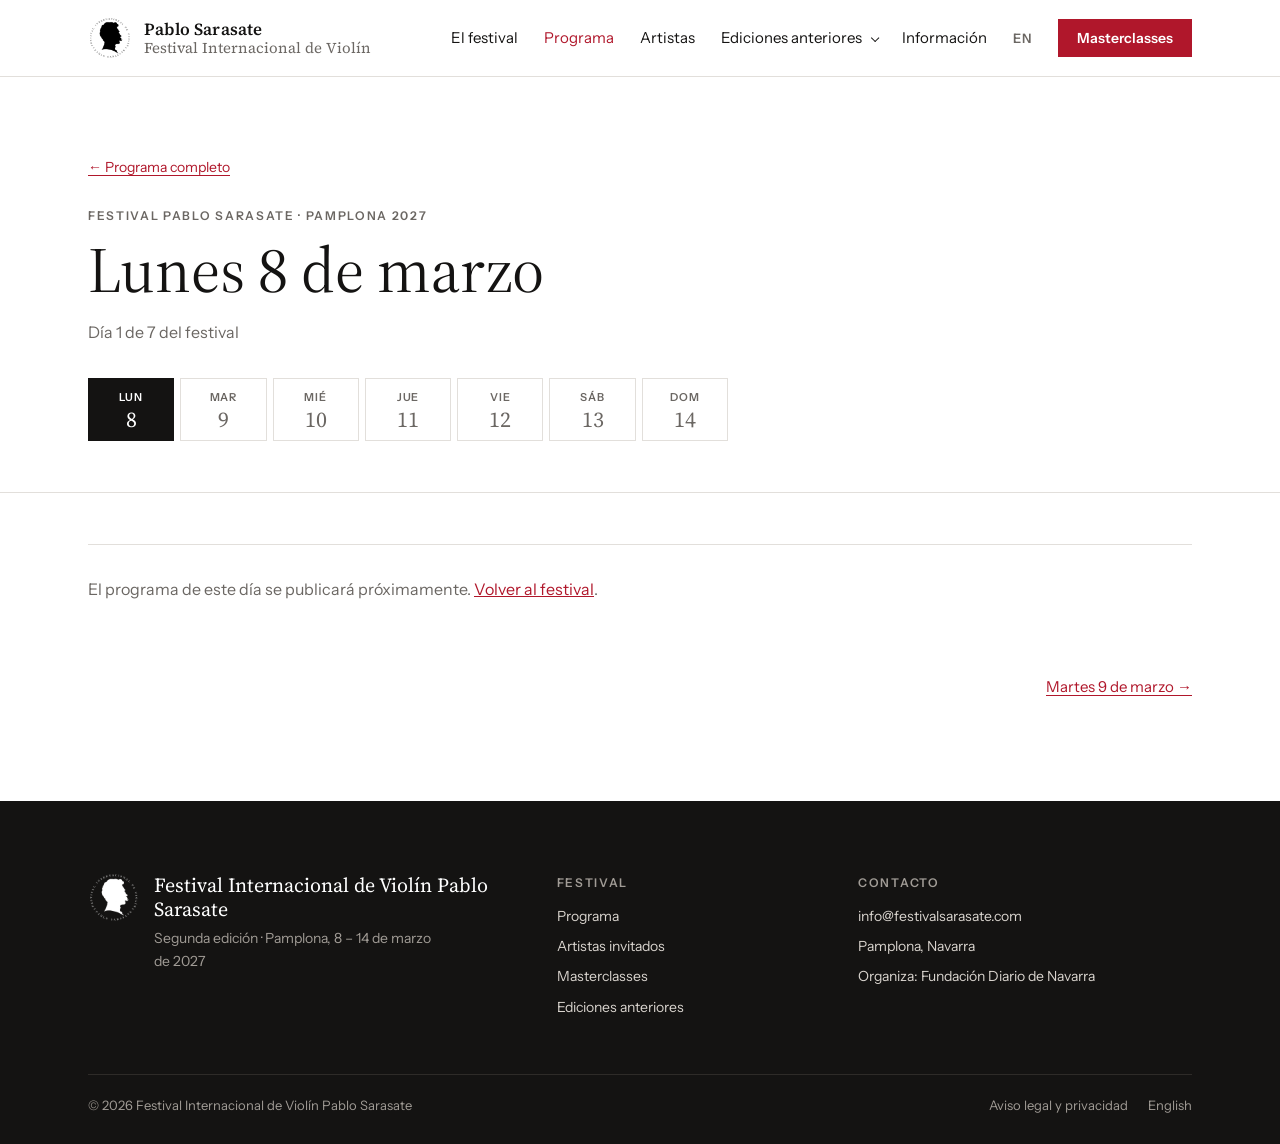
<file: dia.html>
<!DOCTYPE html>
<html lang="es">
<head>
<meta charset="UTF-8">
<meta name="viewport" content="width=device-width, initial-scale=1.0, viewport-fit=cover">
<title>Programa del día · Festival Pablo Sarasate</title>
<meta name="description" content="Programa diario del Festival Internacional de Violín Pablo Sarasate, Pamplona, 8 – 14 de marzo de 2027.">
<meta name="theme-color" content="#141312">
<link rel="icon" href="favicon.png" type="image/png">
<link rel="apple-touch-icon" href="apple-touch-icon.png">
<meta property="og:type" content="website">
<meta property="og:site_name" content="Festival Internacional de Violín Pablo Sarasate">
<meta property="og:title" content="Programa del día · Festival Pablo Sarasate">
<meta property="og:description" content="Programa diario del Festival Internacional de Violín Pablo Sarasate, Pamplona, 8 – 14 de marzo de 2027.">
<meta property="og:image" content="og-image.jpg">
<meta property="og:image:width" content="1200">
<meta property="og:image:height" content="630">
<meta property="og:locale" content="es_ES">
<meta name="twitter:card" content="summary_large_image">
<link rel="preload" href="fonts/source-serif-4-latin-opsz-normal.woff2" as="font" type="font/woff2" crossorigin>
<link rel="preload" href="fonts/instrument-sans-latin-400-normal.woff2" as="font" type="font/woff2" crossorigin>
<link rel="stylesheet" href="style.css">
</head>
<body>
<a class="skip" href="#main">Saltar al contenido</a>
<header class="nav">
  <div class="wrap">
    <a class="brand" href="index.html" aria-label="Festival Internacional de Violín Pablo Sarasate, inicio">
      <img src="logo.png" alt="" width="44" height="42">
      <span><b>Pablo Sarasate</b>Festival Internacional de Violín</span>
    </a>
    <button class="burger" id="burger" aria-label="Abrir menú" aria-expanded="false" aria-controls="menu"><span></span><span></span><span></span></button>
    <ul class="menu" id="menu">
      <li><a href="index.html#festival">El festival</a></li>
      <li><a href="index.html#programa" aria-current="page">Programa</a></li>
      <li><a href="index.html#artistas">Artistas</a></li>
      <li class="has-sub">
        <button id="subbtn" aria-expanded="false" aria-controls="submenu">Ediciones anteriores</button>
        <ul class="sub" id="submenu" hidden>
          <li><a href="edicionesanteriores.html">Todas las ediciones</a></li>
          <li><span class="label">Artistas invitados</span></li>
          <li><a href="edicionesanteriores.html#jiyoon-lee">Jiyoon Lee</a></li>
          <li><a href="edicionesanteriores.html#marlene-ito">Marlene Ito</a></li>
        </ul>
      </li>
      <li><a href="index.html#informacion">Información</a></li>
      <li class="lang"><a href="en/day.html" hreflang="en" lang="en" aria-label="English version" data-keep-hash>EN</a></li>
      <li><a class="btn" href="inscripcion.html">Masterclasses</a></li>
    </ul>
  </div>
</header>

<main id="main">
  <div class="page-head">
    <div class="wrap">
      <a class="back" href="index.html#programa">← Programa completo</a>
      <div class="label">Festival Pablo Sarasate · Pamplona 2027</div>
      <h1 id="dTitle">Programa del día</h1>
      <p id="dSub"></p>
      <nav class="daystrip" id="strip" aria-label="Días del festival"></nav>
    </div>
  </div>
  <section class="day-events">
    <div class="wrap">
      <p class="demo-note" id="demoNote" hidden>Vista de prueba con eventos de ejemplo (?demo). El público no ve estos eventos.</p>
      <ol class="events" id="events"></ol>
      <nav class="daynav" id="daynav" aria-label="Día anterior y siguiente"></nav>
    </div>
  </section>
</main>

<footer>
  <div class="wrap">
    <div class="foot-grid">
      <div class="foot-brand">
        <img src="logo.png" alt="" width="52" height="49">
        <div><b>Festival Internacional de Violín Pablo Sarasate</b><p>Segunda edición · Pamplona, 8 – 14 de marzo de 2027</p></div>
      </div>
      <div>
        <span class="label">Festival</span>
        <ul>
          <li><a href="index.html#programa">Programa</a></li>
          <li><a href="index.html#artistas">Artistas invitados</a></li>
          <li><a href="inscripcion.html">Masterclasses</a></li>
          <li><a href="edicionesanteriores.html">Ediciones anteriores</a></li>
        </ul>
      </div>
      <div>
        <span class="label">Contacto</span>
        <ul>
          <li><a href="mailto:info@festivalsarasate.com">info@festivalsarasate.com</a></li>
          <li>Pamplona, Navarra</li>
          <li>Organiza: Fundación Diario de Navarra</li>
        </ul>
      </div>
    </div>
    <div class="foot-bottom">
      <span>© 2026 Festival Internacional de Violín Pablo Sarasate</span>
      <nav aria-label="Legal"><a href="legal.html">Aviso legal y privacidad</a><a href="en/day.html" hreflang="en" lang="en" data-keep-hash>English</a></nav>
    </div>
  </div>
</footer>
<script src="vendor/papaparse.min.js"></script>
<script src="programa.js"></script>
<script>
const P = Programa, t = P.t;
let EVENTS = [], STATUS = 'pending';

function currentKey(){
  const k = decodeURIComponent(location.hash.replace('#',''));
  return P.days.some(d => P.iso(d) === k) ? k : P.iso(P.days[0]);
}

function render(){
  const key = currentKey(), idx = P.days.findIndex(d => P.iso(d) === key), d = P.days[idx];
  const evs = P.forDay(EVENTS, key);
  document.title = `${P.longDate(d)} · ${t.title}`;
  document.getElementById('dTitle').textContent = P.longDate(d);
  document.getElementById('dSub').textContent = (evs.length ? `${evs.length} ${evs.length === 1 ? t.event : t.events} · ` : '') + t.dayOf(idx+1, P.days.length);
  const q = STATUS === 'demo' ? '?demo' : '';

  document.getElementById('strip').innerHTML = P.days.map(x => {
    const k = P.iso(x), n = P.forDay(EVENTS, k).length;
    return `<a href="${q}#${k}"${k === key ? ' aria-current="page"' : ''} class="${n ? '' : 'is-empty'}"><span>${P.DOW[x.getDay()]}</span><b>${x.getDate()}</b></a>`;
  }).join('');

  document.getElementById('events').innerHTML = evs.length ? evs.map(e => `<li class="ev">
      <div class="d"><b>${P.esc(e.hora)}</b></div>
      <div class="info">
        ${e.tipo ? `<div class="tipo">${P.esc(e.tipo)}</div>` : ''}
        <h2>${P.esc(e.titulo)}</h2>
        ${e.artistas ? `<p class="who">${P.esc(e.artistas)}</p>` : ''}
        ${e.lugar ? `<p class="where">${P.esc(e.lugar)}</p>` : ''}
        ${e.descripcion ? `<p class="desc">${P.esc(e.descripcion)}</p>` : ''}
      </div>
      <div class="buy">${e.precio ? `<span class="price">${P.esc(e.precio)}</span>` : ''}${e.entradas ? `<a class="btn" href="${P.esc(e.entradas)}" target="_blank" rel="noopener">${t.tickets}</a>` : ''}</div>
    </li>`).join('')
    : (STATUS === 'pending'
        ? `<li class="empty">${t.pendingDay} <a href="index.html#programa">${t.backProgram}</a>.</li>`
        : `<li class="empty">${t.emptyDay} <a href="index.html#programa">${t.seeRest}</a>.</li>`);

  const prev = P.days[idx-1], next = P.days[idx+1];
  document.getElementById('daynav').innerHTML =
    (prev ? `<a href="${q}#${P.iso(prev)}">← ${P.longDate(prev)}</a>` : '<span></span>') +
    (next ? `<a href="${q}#${P.iso(next)}">${P.longDate(next)} →</a>` : '<span></span>');
}

window.addEventListener('hashchange', () => { render(); window.scrollTo({top: 0}); });
render();
P.load((events, status) => { EVENTS = events; STATUS = status; document.getElementById('demoNote').hidden = status !== 'demo'; render(); });
</script>
</body>
</html>
</file>
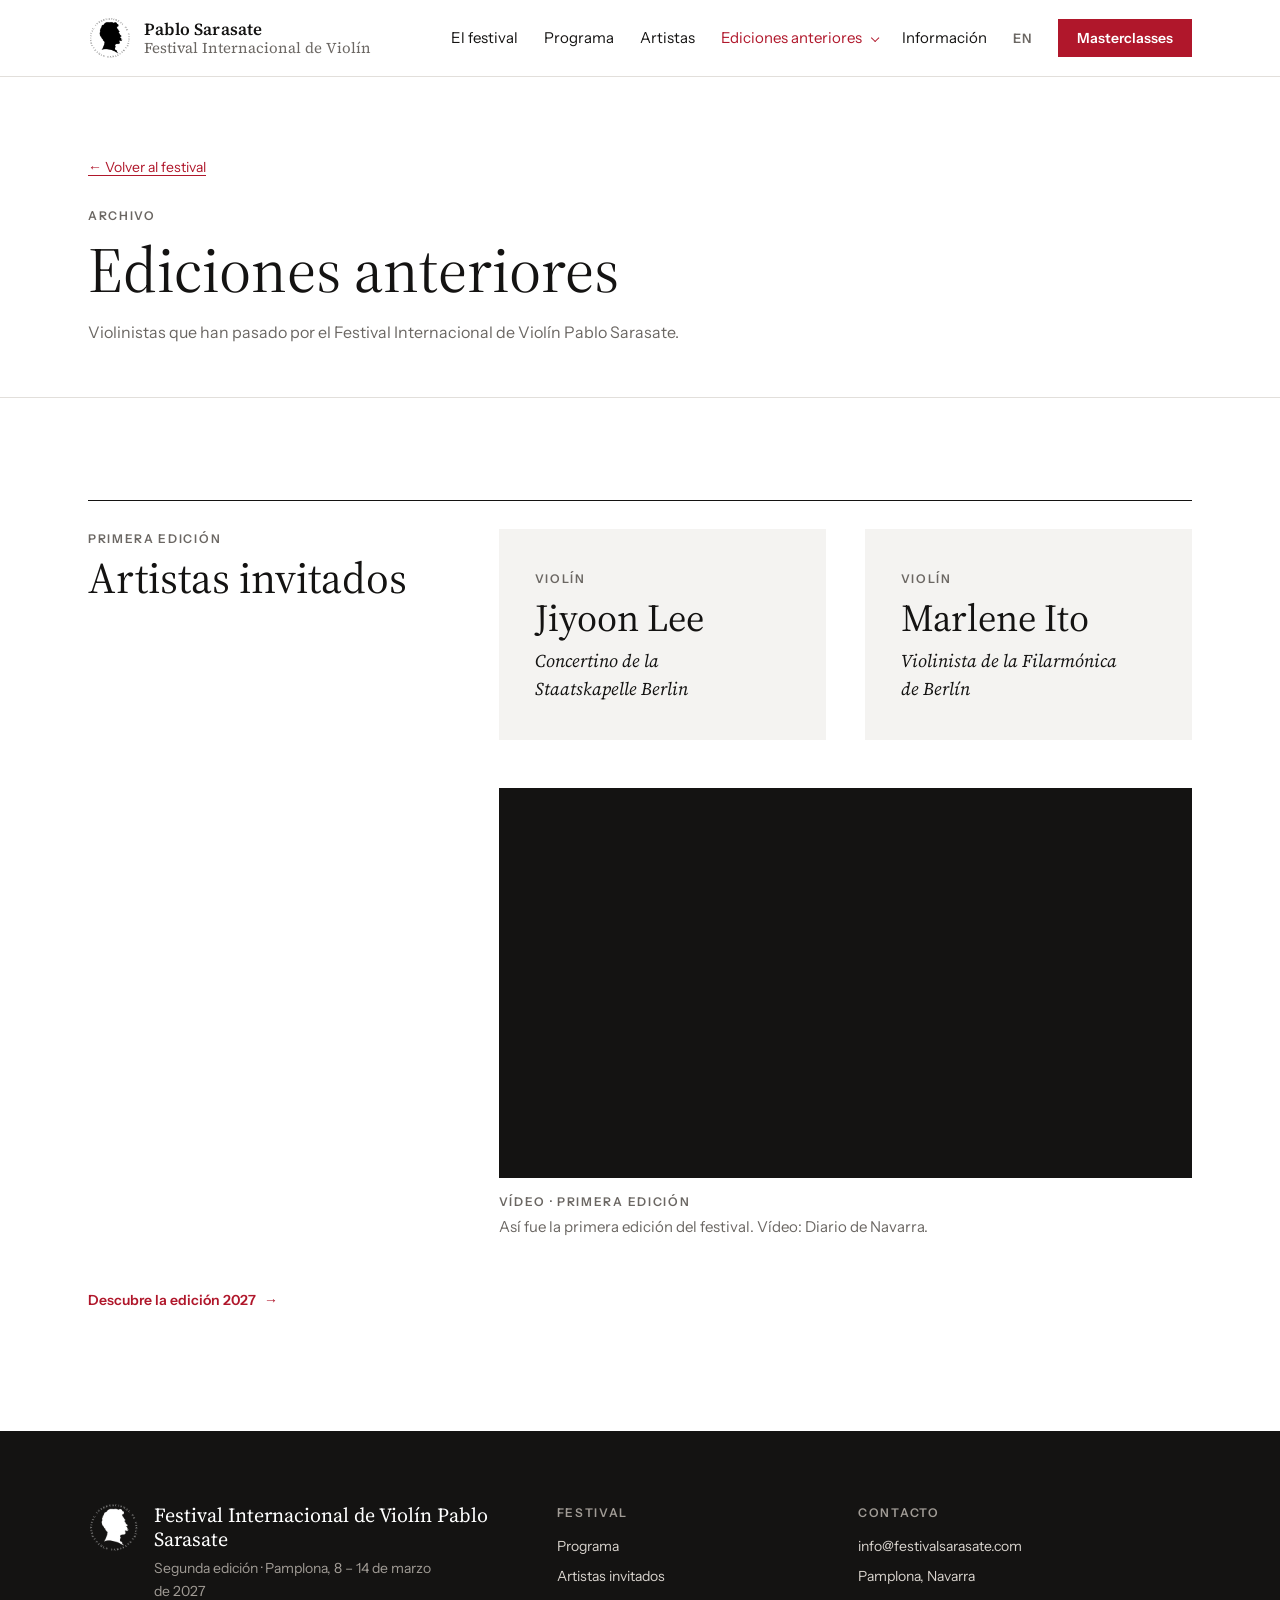
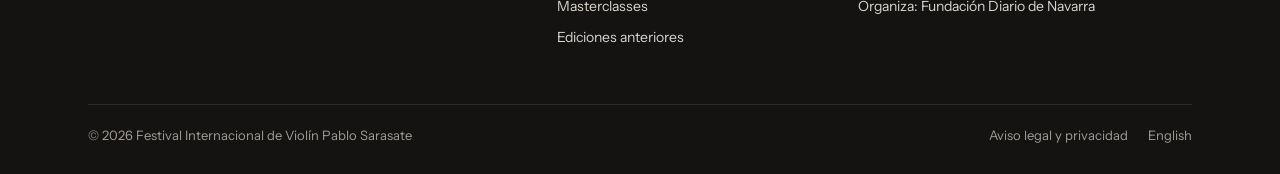
<file: edicionesanteriores.html>
<!DOCTYPE html>
<html lang="es">
<head>
<meta charset="UTF-8">
<meta name="viewport" content="width=device-width, initial-scale=1.0, viewport-fit=cover">
<title>Ediciones anteriores · Festival Pablo Sarasate</title>
<meta name="description" content="Artistas invitados de ediciones anteriores del Festival Internacional de Violín Pablo Sarasate.">
<meta name="theme-color" content="#141312">
<link rel="icon" href="favicon.png" type="image/png">
<link rel="apple-touch-icon" href="apple-touch-icon.png">
<meta property="og:type" content="website">
<meta property="og:site_name" content="Festival Internacional de Violín Pablo Sarasate">
<meta property="og:title" content="Ediciones anteriores · Festival Pablo Sarasate">
<meta property="og:description" content="Artistas invitados de ediciones anteriores del Festival Internacional de Violín Pablo Sarasate.">
<meta property="og:image" content="og-image.jpg">
<meta property="og:image:width" content="1200">
<meta property="og:image:height" content="630">
<meta property="og:locale" content="es_ES">
<meta name="twitter:card" content="summary_large_image">
<link rel="preload" href="fonts/source-serif-4-latin-opsz-normal.woff2" as="font" type="font/woff2" crossorigin>
<link rel="preload" href="fonts/instrument-sans-latin-400-normal.woff2" as="font" type="font/woff2" crossorigin>
<link rel="stylesheet" href="style.css">
</head>
<body>
<a class="skip" href="#main">Saltar al contenido</a>
<header class="nav">
  <div class="wrap">
    <a class="brand" href="index.html" aria-label="Festival Internacional de Violín Pablo Sarasate, inicio">
      <img src="logo.png" alt="" width="44" height="42">
      <span><b>Pablo Sarasate</b>Festival Internacional de Violín</span>
    </a>
    <button class="burger" id="burger" aria-label="Abrir menú" aria-expanded="false" aria-controls="menu"><span></span><span></span><span></span></button>
    <ul class="menu" id="menu">
      <li><a href="index.html#festival">El festival</a></li>
      <li><a href="index.html#programa">Programa</a></li>
      <li><a href="index.html#artistas">Artistas</a></li>
      <li class="has-sub">
        <button id="subbtn" aria-expanded="false" aria-controls="submenu" aria-current="page">Ediciones anteriores</button>
        <ul class="sub" id="submenu" hidden>
          <li><a href="edicionesanteriores.html">Todas las ediciones</a></li>
          <li><span class="label">Artistas invitados</span></li>
          <li><a href="edicionesanteriores.html#jiyoon-lee">Jiyoon Lee</a></li>
          <li><a href="edicionesanteriores.html#marlene-ito">Marlene Ito</a></li>
        </ul>
      </li>
      <li><a href="index.html#informacion">Información</a></li>
      <li class="lang"><a href="en/past-editions.html" hreflang="en" lang="en" aria-label="English version">EN</a></li>
      <li><a class="btn" href="inscripcion.html">Masterclasses</a></li>
    </ul>
  </div>
</header>

<main id="main">
  <div class="page-head">
    <div class="wrap">
      <a class="back" href="index.html">← Volver al festival</a>
      <div class="label">Archivo</div>
      <h1>Ediciones anteriores</h1>
      <p>Violinistas que han pasado por el Festival Internacional de Violín Pablo Sarasate.</p>
    </div>
  </div>
  <section>
    <div class="wrap">
      <div class="edition">
        <div><div class="label">Primera edición</div><h2>Artistas invitados</h2></div>
        <div class="edition-body">
          <div class="past">
            <article id="jiyoon-lee">
              <span class="label">Violín</span>
              <h3>Jiyoon Lee</h3>
              <p class="role">Concertino de la Staatskapelle Berlin</p>
            </article>
            <article id="marlene-ito">
              <span class="label">Violín</span>
              <h3>Marlene Ito</h3>
              <p class="role">Violinista de la Filarmónica de Berlín</p>
            </article>
          </div>
          <figure class="video" id="video-primera-edicion">
            <div class="video-frame">
              <iframe src="https://www.youtube-nocookie.com/embed/T149DS2U-1I" title="Vídeo de la primera edición del Festival Internacional de Violín Pablo Sarasate" loading="lazy" allow="accelerometer; clipboard-write; encrypted-media; gyroscope; picture-in-picture; web-share" referrerpolicy="strict-origin-when-cross-origin" allowfullscreen></iframe>
            </div>
            <figcaption><span class="label">Vídeo · Primera edición</span>Así fue la primera edición del festival. Vídeo: Diario de Navarra.</figcaption>
          </figure>
        </div>
      </div>
      <p style="margin-top:48px"><a class="link" href="index.html">Descubre la edición 2027 <span aria-hidden="true">→</span></a></p>
    </div>
  </section>
</main>

<footer>
  <div class="wrap">
    <div class="foot-grid">
      <div class="foot-brand">
        <img src="logo.png" alt="" width="52" height="49">
        <div><b>Festival Internacional de Violín Pablo Sarasate</b><p>Segunda edición · Pamplona, 8 – 14 de marzo de 2027</p></div>
      </div>
      <div>
        <span class="label">Festival</span>
        <ul>
          <li><a href="index.html#programa">Programa</a></li>
          <li><a href="index.html#artistas">Artistas invitados</a></li>
          <li><a href="inscripcion.html">Masterclasses</a></li>
          <li><a href="edicionesanteriores.html">Ediciones anteriores</a></li>
        </ul>
      </div>
      <div>
        <span class="label">Contacto</span>
        <ul>
          <li><a href="mailto:info@festivalsarasate.com">info@festivalsarasate.com</a></li>
          <li>Pamplona, Navarra</li>
          <li>Organiza: Fundación Diario de Navarra</li>
        </ul>
      </div>
    </div>
    <div class="foot-bottom">
      <span>© 2026 Festival Internacional de Violín Pablo Sarasate</span>
      <nav aria-label="Legal"><a href="legal.html">Aviso legal y privacidad</a><a href="en/past-editions.html" hreflang="en" lang="en">English</a></nav>
    </div>
  </div>
</footer>
<script src="programa.js"></script>
</body>
</html>
</file>
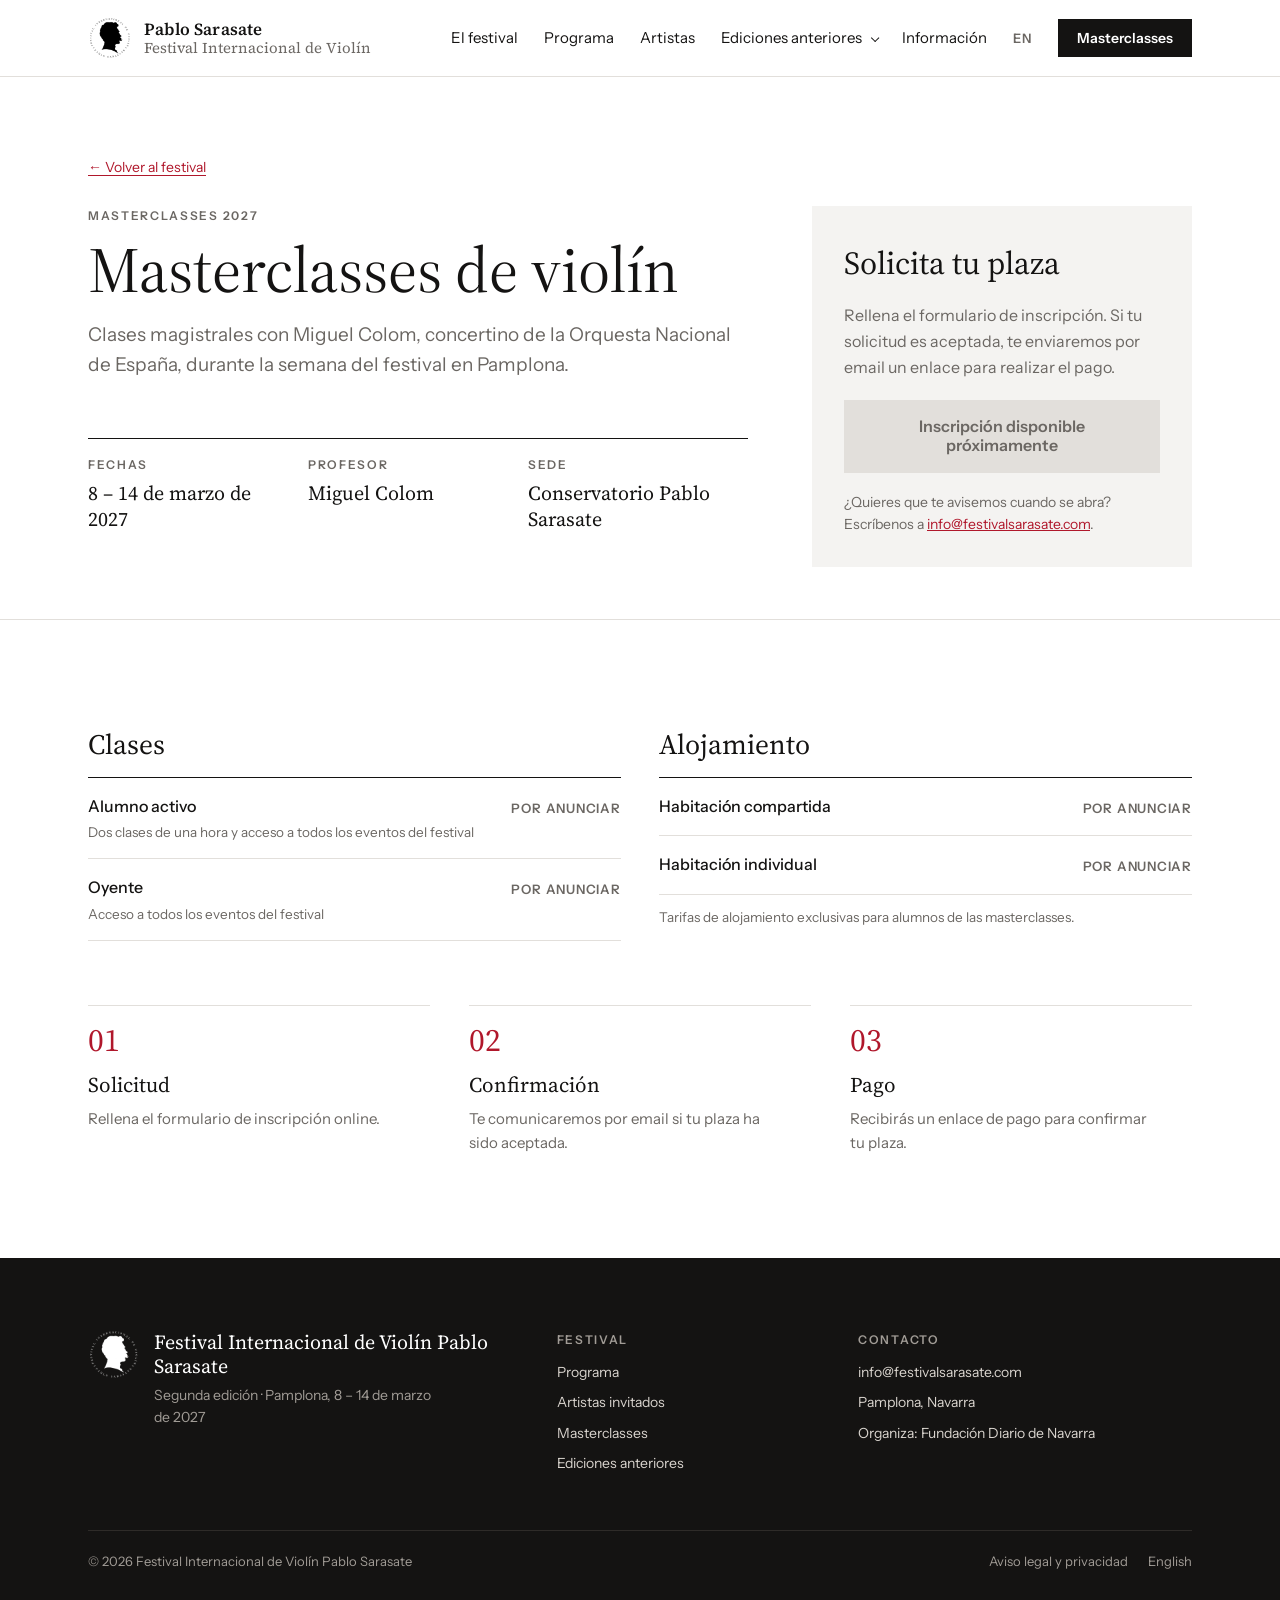
<file: inscripcion.html>
<!DOCTYPE html>
<html lang="es">
<head>
<meta charset="UTF-8">
<meta name="viewport" content="width=device-width, initial-scale=1.0, viewport-fit=cover">
<title>Masterclasses de violín 2027 · Festival Pablo Sarasate</title>
<meta name="description" content="Masterclasses de violín con Miguel Colom en el Festival Pablo Sarasate 2027, Pamplona: precios, alojamiento e inscripción.">
<meta name="theme-color" content="#141312">
<link rel="icon" href="favicon.png" type="image/png">
<link rel="apple-touch-icon" href="apple-touch-icon.png">
<meta property="og:type" content="website">
<meta property="og:site_name" content="Festival Internacional de Violín Pablo Sarasate">
<meta property="og:title" content="Masterclasses de violín 2027 · Festival Pablo Sarasate">
<meta property="og:description" content="Masterclasses de violín con Miguel Colom en el Festival Pablo Sarasate 2027, Pamplona: precios, alojamiento e inscripción.">
<meta property="og:image" content="og-image.jpg">
<meta property="og:image:width" content="1200">
<meta property="og:image:height" content="630">
<meta property="og:locale" content="es_ES">
<meta name="twitter:card" content="summary_large_image">
<link rel="preload" href="fonts/source-serif-4-latin-opsz-normal.woff2" as="font" type="font/woff2" crossorigin>
<link rel="preload" href="fonts/instrument-sans-latin-400-normal.woff2" as="font" type="font/woff2" crossorigin>
<link rel="stylesheet" href="style.css">
</head>
<body>
<a class="skip" href="#main">Saltar al contenido</a>
<header class="nav">
  <div class="wrap">
    <a class="brand" href="index.html" aria-label="Festival Internacional de Violín Pablo Sarasate, inicio">
      <img src="logo.png" alt="" width="44" height="42">
      <span><b>Pablo Sarasate</b>Festival Internacional de Violín</span>
    </a>
    <button class="burger" id="burger" aria-label="Abrir menú" aria-expanded="false" aria-controls="menu"><span></span><span></span><span></span></button>
    <ul class="menu" id="menu">
      <li><a href="index.html#festival">El festival</a></li>
      <li><a href="index.html#programa">Programa</a></li>
      <li><a href="index.html#artistas">Artistas</a></li>
      <li class="has-sub">
        <button id="subbtn" aria-expanded="false" aria-controls="submenu">Ediciones anteriores</button>
        <ul class="sub" id="submenu" hidden>
          <li><a href="edicionesanteriores.html">Todas las ediciones</a></li>
          <li><span class="label">Artistas invitados</span></li>
          <li><a href="edicionesanteriores.html#jiyoon-lee">Jiyoon Lee</a></li>
          <li><a href="edicionesanteriores.html#marlene-ito">Marlene Ito</a></li>
        </ul>
      </li>
      <li><a href="index.html#informacion">Información</a></li>
      <li class="lang"><a href="en/masterclasses.html" hreflang="en" lang="en" aria-label="English version">EN</a></li>
      <li><a class="btn" href="inscripcion.html" aria-current="page">Masterclasses</a></li>
    </ul>
  </div>
</header>

<main id="main">
  <div class="page-head">
    <div class="wrap">
      <a class="back" href="index.html">← Volver al festival</a>
      <div class="head-grid">
        <div class="head-intro">
          <div class="label">Masterclasses 2027</div>
          <h1>Masterclasses de violín</h1>
          <p class="lead">Clases magistrales con Miguel Colom, concertino de la Orquesta Nacional de España, durante la semana del festival en Pamplona.</p>
        </div>
        <aside class="signup">
          <h2>Solicita tu plaza</h2>
          <p>Rellena el formulario de inscripción. Si tu solicitud es aceptada, te enviaremos por email un enlace para realizar el pago.</p>
          <a class="btn btn-lg" id="formBtn" href="#" target="_blank" rel="noopener" data-off="Inscripción disponible próximamente">Ir al formulario de inscripción <span aria-hidden="true">→</span></a>
          <p class="small" id="formHint" hidden>¿Quieres que te avisemos cuando se abra? Escríbenos a <a href="mailto:info@festivalsarasate.com?subject=Masterclasses%202027">info@festivalsarasate.com</a>.</p>
        </aside>
        <dl class="keyfacts">
          <div><dt>Fechas</dt><dd>8 – 14 de marzo de 2027</dd></div>
          <div><dt>Profesor</dt><dd>Miguel Colom</dd></div>
          <div><dt>Sede</dt><dd>Conservatorio Pablo Sarasate</dd></div>
        </dl>
      </div>
    </div>
  </div>

  <section>
    <div class="wrap">
      <div class="reg-main">
        <div>
          <!-- ============================================================
               PRECIOS · cuando estén fijados, sustituye
               <dd class="tba">Por anunciar</dd>   por   <dd>250 €</dd>
               (alojamiento:  <dd>40 € <small>/ noche</small></dd>)
               ============================================================ -->
          <div class="prices">
            <div class="pricelist">
              <h2>Clases</h2>
              <dl>
                <div><dt>Alumno activo<span class="inc">Dos clases de una hora y acceso a todos los eventos del festival</span></dt><dd class="tba">Por anunciar</dd></div>
                <div><dt>Oyente<span class="inc">Acceso a todos los eventos del festival</span></dt><dd class="tba">Por anunciar</dd></div>
              </dl>
            </div>
            <div class="pricelist">
              <h2>Alojamiento</h2>
              <dl>
                <div><dt>Habitación compartida</dt><dd class="tba">Por anunciar</dd></div>
                <div><dt>Habitación individual</dt><dd class="tba">Por anunciar</dd></div>
              </dl>
              <p class="note">Tarifas de alojamiento exclusivas para alumnos de las masterclasses.</p>
            </div>
          </div>

          <ol class="steps" aria-label="Cómo funciona la inscripción">
            <li><h3>Solicitud</h3><p>Rellena el formulario de inscripción online.</p></li>
            <li><h3>Confirmación</h3><p>Te comunicaremos por email si tu plaza ha sido aceptada.</p></li>
            <li><h3>Pago</h3><p>Recibirás un enlace de pago para confirmar tu plaza.</p></li>
          </ol>
        </div>

      </div>
    </div>
  </section>
</main>

<footer>
  <div class="wrap">
    <div class="foot-grid">
      <div class="foot-brand">
        <img src="logo.png" alt="" width="52" height="49">
        <div><b>Festival Internacional de Violín Pablo Sarasate</b><p>Segunda edición · Pamplona, 8 – 14 de marzo de 2027</p></div>
      </div>
      <div>
        <span class="label">Festival</span>
        <ul>
          <li><a href="index.html#programa">Programa</a></li>
          <li><a href="index.html#artistas">Artistas invitados</a></li>
          <li><a href="inscripcion.html">Masterclasses</a></li>
          <li><a href="edicionesanteriores.html">Ediciones anteriores</a></li>
        </ul>
      </div>
      <div>
        <span class="label">Contacto</span>
        <ul>
          <li><a href="mailto:info@festivalsarasate.com">info@festivalsarasate.com</a></li>
          <li>Pamplona, Navarra</li>
          <li>Organiza: Fundación Diario de Navarra</li>
        </ul>
      </div>
    </div>
    <div class="foot-bottom">
      <span>© 2026 Festival Internacional de Violín Pablo Sarasate</span>
      <nav aria-label="Legal"><a href="legal.html">Aviso legal y privacidad</a><a href="en/masterclasses.html" hreflang="en" lang="en">English</a></nav>
    </div>
  </div>
</footer>
<script src="programa.js"></script>
</body>
</html>
</file>
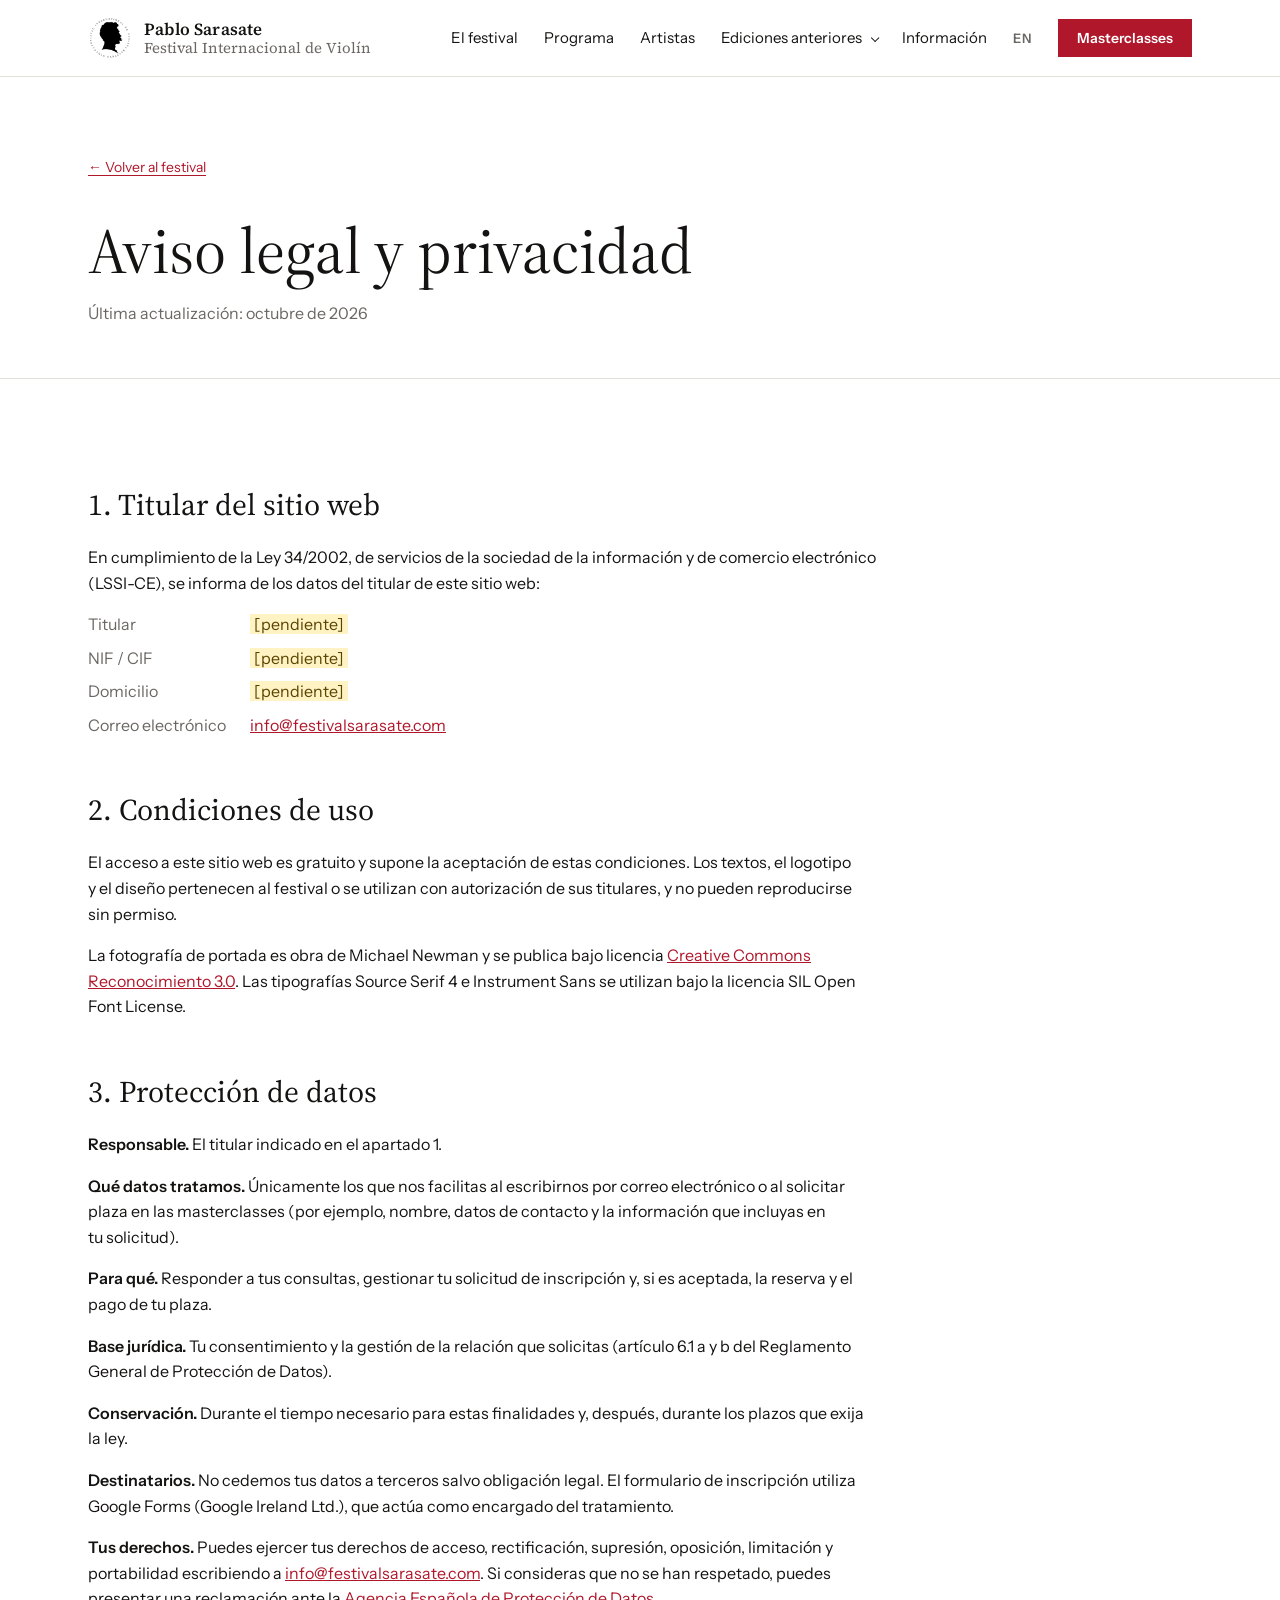
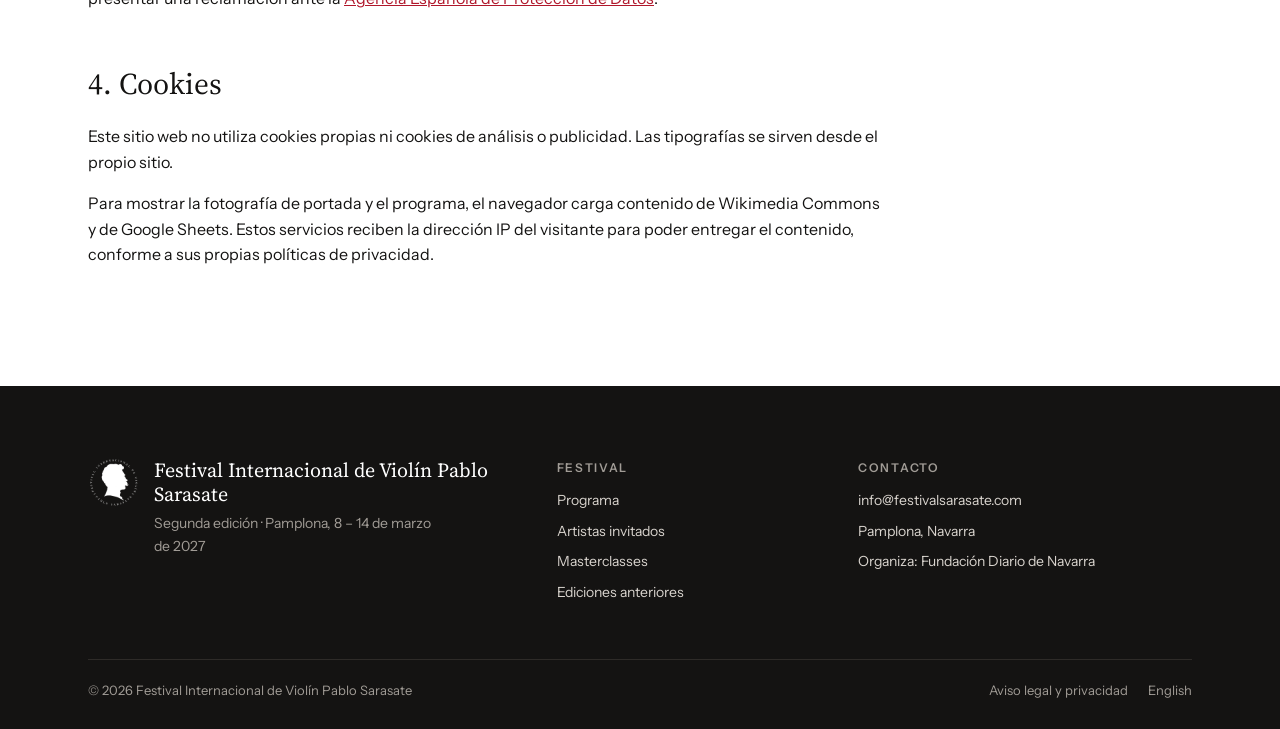
<file: legal.html>
<!DOCTYPE html>
<html lang="es">
<head>
<meta charset="UTF-8">
<meta name="viewport" content="width=device-width, initial-scale=1.0, viewport-fit=cover">
<title>Aviso legal y privacidad · Festival Pablo Sarasate</title>
<meta name="description" content="Aviso legal, política de privacidad y política de cookies del Festival Internacional de Violín Pablo Sarasate.">
<meta name="theme-color" content="#141312">
<link rel="icon" href="favicon.png" type="image/png">
<link rel="apple-touch-icon" href="apple-touch-icon.png">
<meta property="og:type" content="website">
<meta property="og:site_name" content="Festival Internacional de Violín Pablo Sarasate">
<meta property="og:title" content="Aviso legal y privacidad · Festival Pablo Sarasate">
<meta property="og:description" content="Aviso legal, política de privacidad y política de cookies del Festival Internacional de Violín Pablo Sarasate.">
<meta property="og:image" content="og-image.jpg">
<meta property="og:image:width" content="1200">
<meta property="og:image:height" content="630">
<meta property="og:locale" content="es_ES">
<meta name="twitter:card" content="summary_large_image">
<link rel="preload" href="fonts/source-serif-4-latin-opsz-normal.woff2" as="font" type="font/woff2" crossorigin>
<link rel="preload" href="fonts/instrument-sans-latin-400-normal.woff2" as="font" type="font/woff2" crossorigin>
<link rel="stylesheet" href="style.css">
</head>
<body>
<a class="skip" href="#main">Saltar al contenido</a>
<header class="nav">
  <div class="wrap">
    <a class="brand" href="index.html" aria-label="Festival Internacional de Violín Pablo Sarasate, inicio">
      <img src="logo.png" alt="" width="44" height="42">
      <span><b>Pablo Sarasate</b>Festival Internacional de Violín</span>
    </a>
    <button class="burger" id="burger" aria-label="Abrir menú" aria-expanded="false" aria-controls="menu"><span></span><span></span><span></span></button>
    <ul class="menu" id="menu">
      <li><a href="index.html#festival">El festival</a></li>
      <li><a href="index.html#programa">Programa</a></li>
      <li><a href="index.html#artistas">Artistas</a></li>
      <li class="has-sub">
        <button id="subbtn" aria-expanded="false" aria-controls="submenu">Ediciones anteriores</button>
        <ul class="sub" id="submenu" hidden>
          <li><a href="edicionesanteriores.html">Todas las ediciones</a></li>
          <li><span class="label">Artistas invitados</span></li>
          <li><a href="edicionesanteriores.html#jiyoon-lee">Jiyoon Lee</a></li>
          <li><a href="edicionesanteriores.html#marlene-ito">Marlene Ito</a></li>
        </ul>
      </li>
      <li><a href="index.html#informacion">Información</a></li>
      <li class="lang"><a href="en/legal.html" hreflang="en" lang="en" aria-label="English version">EN</a></li>
      <li><a class="btn" href="inscripcion.html">Masterclasses</a></li>
    </ul>
  </div>
</header>

<main id="main">
  <div class="page-head">
    <div class="wrap">
      <a class="back" href="index.html">← Volver al festival</a>
      <h1>Aviso legal y privacidad</h1>
      <p>Última actualización: octubre de 2026</p>
    </div>
  </div>
  <section>
    <div class="wrap prose">
      <!-- ============================================================
           COMPLETAR antes de publicar: titular, NIF/CIF y domicilio
           (busca «todo» en este archivo).
           ============================================================ -->
      <h2>1. Titular del sitio web</h2>
      <p>En cumplimiento de la Ley 34/2002, de servicios de la sociedad de la información y de comercio electrónico (LSSI-CE), se informa de los datos del titular de este sitio web:</p>
      <dl>
        <dt>Titular</dt><dd><span class="todo">[pendiente]</span></dd>
        <dt>NIF / CIF</dt><dd><span class="todo">[pendiente]</span></dd>
        <dt>Domicilio</dt><dd><span class="todo">[pendiente]</span></dd>
        <dt>Correo electrónico</dt><dd><a href="mailto:info@festivalsarasate.com">info@festivalsarasate.com</a></dd>
      </dl>

      <h2>2. Condiciones de uso</h2>
      <p>El acceso a este sitio web es gratuito y supone la aceptación de estas condiciones. Los textos, el logotipo y el diseño pertenecen al festival o se utilizan con autorización de sus titulares, y no pueden reproducirse sin permiso.</p>
      <p>La fotografía de portada es obra de Michael Newman y se publica bajo licencia <a href="https://creativecommons.org/licenses/by/3.0/deed.es" target="_blank" rel="noopener">Creative Commons Reconocimiento 3.0</a>. Las tipografías Source Serif 4 e Instrument Sans se utilizan bajo la licencia SIL Open Font License.</p>

      <h2>3. Protección de datos</h2>
      <p><strong>Responsable.</strong> El titular indicado en el apartado 1.</p>
      <p><strong>Qué datos tratamos.</strong> Únicamente los que nos facilitas al escribirnos por correo electrónico o al solicitar plaza en las masterclasses (por ejemplo, nombre, datos de contacto y la información que incluyas en tu solicitud).</p>
      <p><strong>Para qué.</strong> Responder a tus consultas, gestionar tu solicitud de inscripción y, si es aceptada, la reserva y el pago de tu plaza.</p>
      <p><strong>Base jurídica.</strong> Tu consentimiento y la gestión de la relación que solicitas (artículo 6.1 a y b del Reglamento General de Protección de Datos).</p>
      <p><strong>Conservación.</strong> Durante el tiempo necesario para estas finalidades y, después, durante los plazos que exija la ley.</p>
      <p><strong>Destinatarios.</strong> No cedemos tus datos a terceros salvo obligación legal. El formulario de inscripción utiliza Google Forms (Google Ireland Ltd.), que actúa como encargado del tratamiento.</p>
      <p><strong>Tus derechos.</strong> Puedes ejercer tus derechos de acceso, rectificación, supresión, oposición, limitación y portabilidad escribiendo a <a href="mailto:info@festivalsarasate.com">info@festivalsarasate.com</a>. Si consideras que no se han respetado, puedes presentar una reclamación ante la <a href="https://www.aepd.es" target="_blank" rel="noopener">Agencia Española de Protección de Datos</a>.</p>

      <h2>4. Cookies</h2>
      <p>Este sitio web no utiliza cookies propias ni cookies de análisis o publicidad. Las tipografías se sirven desde el propio sitio.</p>
      <p>Para mostrar la fotografía de portada y el programa, el navegador carga contenido de Wikimedia Commons y de Google Sheets. Estos servicios reciben la dirección IP del visitante para poder entregar el contenido, conforme a sus propias políticas de privacidad.</p>
    </div>
  </section>
</main>

<footer>
  <div class="wrap">
    <div class="foot-grid">
      <div class="foot-brand">
        <img src="logo.png" alt="" width="52" height="49">
        <div><b>Festival Internacional de Violín Pablo Sarasate</b><p>Segunda edición · Pamplona, 8 – 14 de marzo de 2027</p></div>
      </div>
      <div>
        <span class="label">Festival</span>
        <ul>
          <li><a href="index.html#programa">Programa</a></li>
          <li><a href="index.html#artistas">Artistas invitados</a></li>
          <li><a href="inscripcion.html">Masterclasses</a></li>
          <li><a href="edicionesanteriores.html">Ediciones anteriores</a></li>
        </ul>
      </div>
      <div>
        <span class="label">Contacto</span>
        <ul>
          <li><a href="mailto:info@festivalsarasate.com">info@festivalsarasate.com</a></li>
          <li>Pamplona, Navarra</li>
          <li>Organiza: Fundación Diario de Navarra</li>
        </ul>
      </div>
    </div>
    <div class="foot-bottom">
      <span>© 2026 Festival Internacional de Violín Pablo Sarasate</span>
      <nav aria-label="Legal"><a href="legal.html">Aviso legal y privacidad</a><a href="en/legal.html" hreflang="en" lang="en">English</a></nav>
    </div>
  </div>
</footer>
<script src="programa.js"></script>
</body>
</html>
</file>
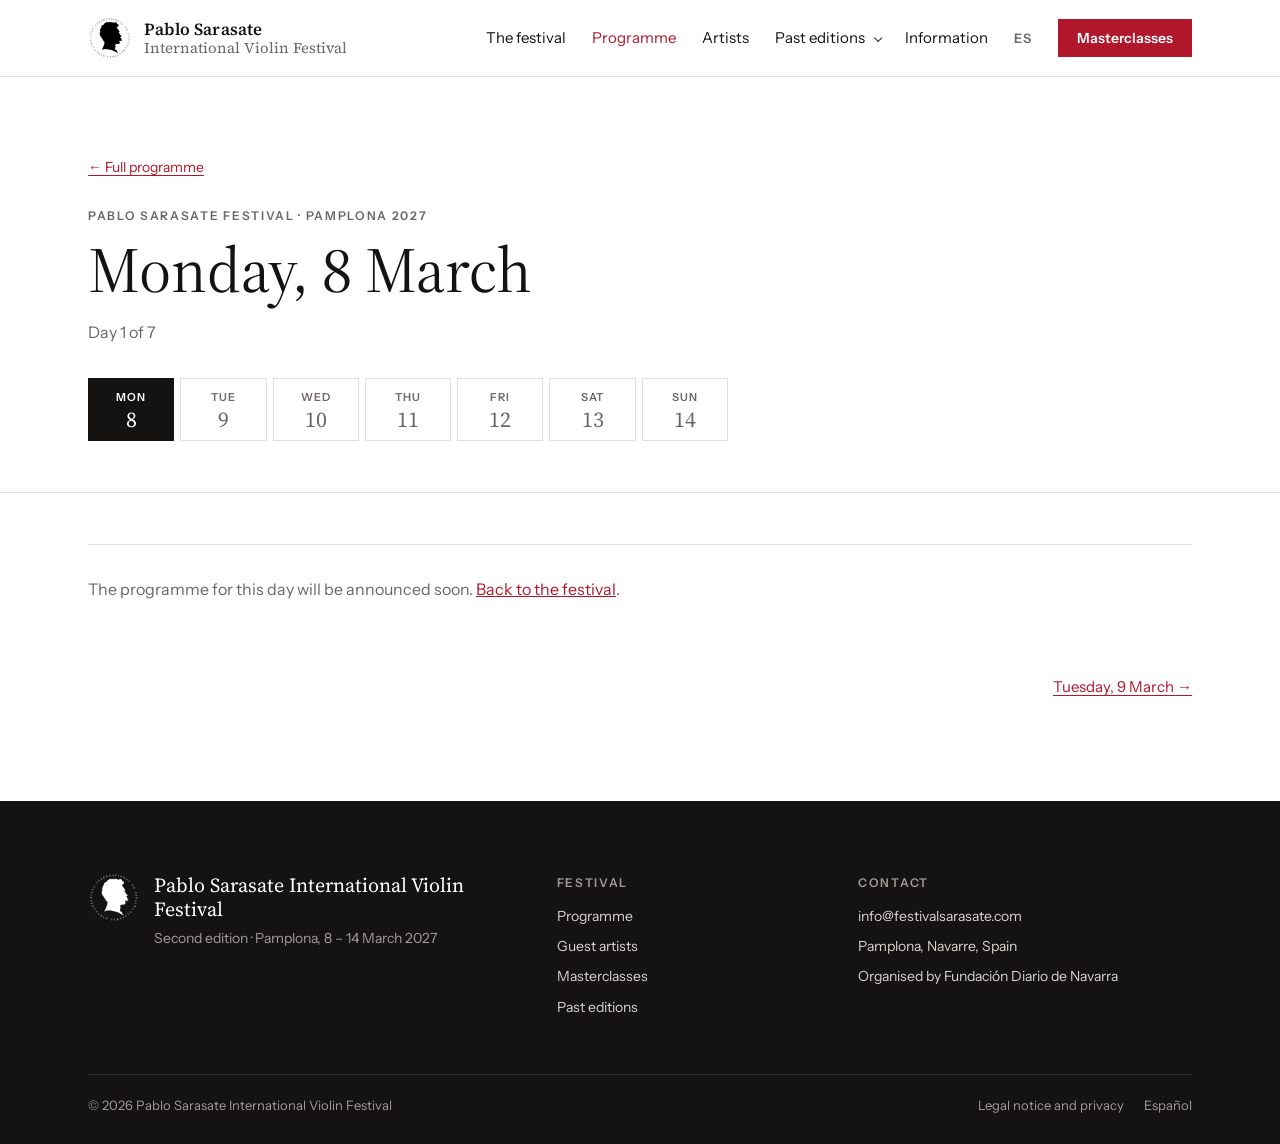
<file: en/day.html>
<!DOCTYPE html>
<html lang="en">
<head>
<meta charset="UTF-8">
<meta name="viewport" content="width=device-width, initial-scale=1.0, viewport-fit=cover">
<title>Daily programme · Pablo Sarasate Festival</title>
<meta name="description" content="Daily programme of the Pablo Sarasate International Violin Festival, Pamplona, 8 – 14 March 2027.">
<meta name="theme-color" content="#141312">
<link rel="icon" href="../favicon.png" type="image/png">
<link rel="apple-touch-icon" href="../apple-touch-icon.png">
<meta property="og:type" content="website">
<meta property="og:site_name" content="Pablo Sarasate International Violin Festival">
<meta property="og:title" content="Daily programme · Pablo Sarasate Festival">
<meta property="og:description" content="Daily programme of the Pablo Sarasate International Violin Festival, Pamplona, 8 – 14 March 2027.">
<meta property="og:image" content="../og-image.jpg">
<meta property="og:image:width" content="1200">
<meta property="og:image:height" content="630">
<meta property="og:locale" content="en_GB">
<meta name="twitter:card" content="summary_large_image">
<link rel="preload" href="../fonts/source-serif-4-latin-opsz-normal.woff2" as="font" type="font/woff2" crossorigin>
<link rel="preload" href="../fonts/instrument-sans-latin-400-normal.woff2" as="font" type="font/woff2" crossorigin>
<link rel="stylesheet" href="../style.css">
</head>
<body>
<a class="skip" href="#main">Skip to content</a>
<header class="nav">
  <div class="wrap">
    <a class="brand" href="index.html" aria-label="Pablo Sarasate International Violin Festival, home">
      <img src="../logo.png" alt="" width="44" height="42">
      <span><b>Pablo Sarasate</b>International Violin Festival</span>
    </a>
    <button class="burger" id="burger" aria-label="Open menu" aria-expanded="false" aria-controls="menu"><span></span><span></span><span></span></button>
    <ul class="menu" id="menu">
      <li><a href="index.html#festival">The festival</a></li>
      <li><a href="index.html#programa" aria-current="page">Programme</a></li>
      <li><a href="index.html#artistas">Artists</a></li>
      <li class="has-sub">
        <button id="subbtn" aria-expanded="false" aria-controls="submenu">Past editions</button>
        <ul class="sub" id="submenu" hidden>
          <li><a href="past-editions.html">All editions</a></li>
          <li><span class="label">Guest artists</span></li>
          <li><a href="past-editions.html#jiyoon-lee">Jiyoon Lee</a></li>
          <li><a href="past-editions.html#marlene-ito">Marlene Ito</a></li>
        </ul>
      </li>
      <li><a href="index.html#informacion">Information</a></li>
      <li class="lang"><a href="../dia.html" hreflang="es" lang="es" aria-label="Versión en español" data-keep-hash>ES</a></li>
      <li><a class="btn" href="masterclasses.html">Masterclasses</a></li>
    </ul>
  </div>
</header>

<main id="main">
  <div class="page-head">
    <div class="wrap">
      <a class="back" href="index.html#programa">← Full programme</a>
      <div class="label">Pablo Sarasate Festival · Pamplona 2027</div>
      <h1 id="dTitle">Daily programme</h1>
      <p id="dSub"></p>
      <nav class="daystrip" id="strip" aria-label="Festival days"></nav>
    </div>
  </div>
  <section class="day-events">
    <div class="wrap">
      <p class="demo-note" id="demoNote" hidden>Preview with sample events (?demo). Visitors do not see these events.</p>
      <ol class="events" id="events"></ol>
      <nav class="daynav" id="daynav" aria-label="Previous and next day"></nav>
    </div>
  </section>
</main>

<footer>
  <div class="wrap">
    <div class="foot-grid">
      <div class="foot-brand">
        <img src="../logo.png" alt="" width="52" height="49">
        <div><b>Pablo Sarasate International Violin Festival</b><p>Second edition · Pamplona, 8 – 14 March 2027</p></div>
      </div>
      <div>
        <span class="label">Festival</span>
        <ul>
          <li><a href="index.html#programa">Programme</a></li>
          <li><a href="index.html#artistas">Guest artists</a></li>
          <li><a href="masterclasses.html">Masterclasses</a></li>
          <li><a href="past-editions.html">Past editions</a></li>
        </ul>
      </div>
      <div>
        <span class="label">Contact</span>
        <ul>
          <li><a href="mailto:info@festivalsarasate.com">info@festivalsarasate.com</a></li>
          <li>Pamplona, Navarre, Spain</li>
          <li>Organised by Fundación Diario de Navarra</li>
        </ul>
      </div>
    </div>
    <div class="foot-bottom">
      <span>© 2026 Pablo Sarasate International Violin Festival</span>
      <nav aria-label="Legal"><a href="legal.html">Legal notice and privacy</a><a href="../dia.html" hreflang="es" lang="es" data-keep-hash>Español</a></nav>
    </div>
  </div>
</footer>
<script src="../vendor/papaparse.min.js"></script>
<script src="../programa.js"></script>
<script>
const P = Programa, t = P.t;
let EVENTS = [], STATUS = 'pending';

function currentKey(){
  const k = decodeURIComponent(location.hash.replace('#',''));
  return P.days.some(d => P.iso(d) === k) ? k : P.iso(P.days[0]);
}

function render(){
  const key = currentKey(), idx = P.days.findIndex(d => P.iso(d) === key), d = P.days[idx];
  const evs = P.forDay(EVENTS, key);
  document.title = `${P.longDate(d)} · ${t.title}`;
  document.getElementById('dTitle').textContent = P.longDate(d);
  document.getElementById('dSub').textContent = (evs.length ? `${evs.length} ${evs.length === 1 ? t.event : t.events} · ` : '') + t.dayOf(idx+1, P.days.length);
  const q = STATUS === 'demo' ? '?demo' : '';

  document.getElementById('strip').innerHTML = P.days.map(x => {
    const k = P.iso(x), n = P.forDay(EVENTS, k).length;
    return `<a href="${q}#${k}"${k === key ? ' aria-current="page"' : ''} class="${n ? '' : 'is-empty'}"><span>${P.DOW[x.getDay()]}</span><b>${x.getDate()}</b></a>`;
  }).join('');

  document.getElementById('events').innerHTML = evs.length ? evs.map(e => `<li class="ev">
      <div class="d"><b>${P.esc(e.hora)}</b></div>
      <div class="info">
        ${e.tipo ? `<div class="tipo">${P.esc(e.tipo)}</div>` : ''}
        <h2>${P.esc(e.titulo)}</h2>
        ${e.artistas ? `<p class="who">${P.esc(e.artistas)}</p>` : ''}
        ${e.lugar ? `<p class="where">${P.esc(e.lugar)}</p>` : ''}
        ${e.descripcion ? `<p class="desc">${P.esc(e.descripcion)}</p>` : ''}
      </div>
      <div class="buy">${e.precio ? `<span class="price">${P.esc(e.precio)}</span>` : ''}${e.entradas ? `<a class="btn" href="${P.esc(e.entradas)}" target="_blank" rel="noopener">${t.tickets}</a>` : ''}</div>
    </li>`).join('')
    : (STATUS === 'pending'
        ? `<li class="empty">${t.pendingDay} <a href="index.html#programa">${t.backProgram}</a>.</li>`
        : `<li class="empty">${t.emptyDay} <a href="index.html#programa">${t.seeRest}</a>.</li>`);

  const prev = P.days[idx-1], next = P.days[idx+1];
  document.getElementById('daynav').innerHTML =
    (prev ? `<a href="${q}#${P.iso(prev)}">← ${P.longDate(prev)}</a>` : '<span></span>') +
    (next ? `<a href="${q}#${P.iso(next)}">${P.longDate(next)} →</a>` : '<span></span>');
}

window.addEventListener('hashchange', () => { render(); window.scrollTo({top: 0}); });
render();
P.load((events, status) => { EVENTS = events; STATUS = status; document.getElementById('demoNote').hidden = status !== 'demo'; render(); });
</script>
</body>
</html>
</file>
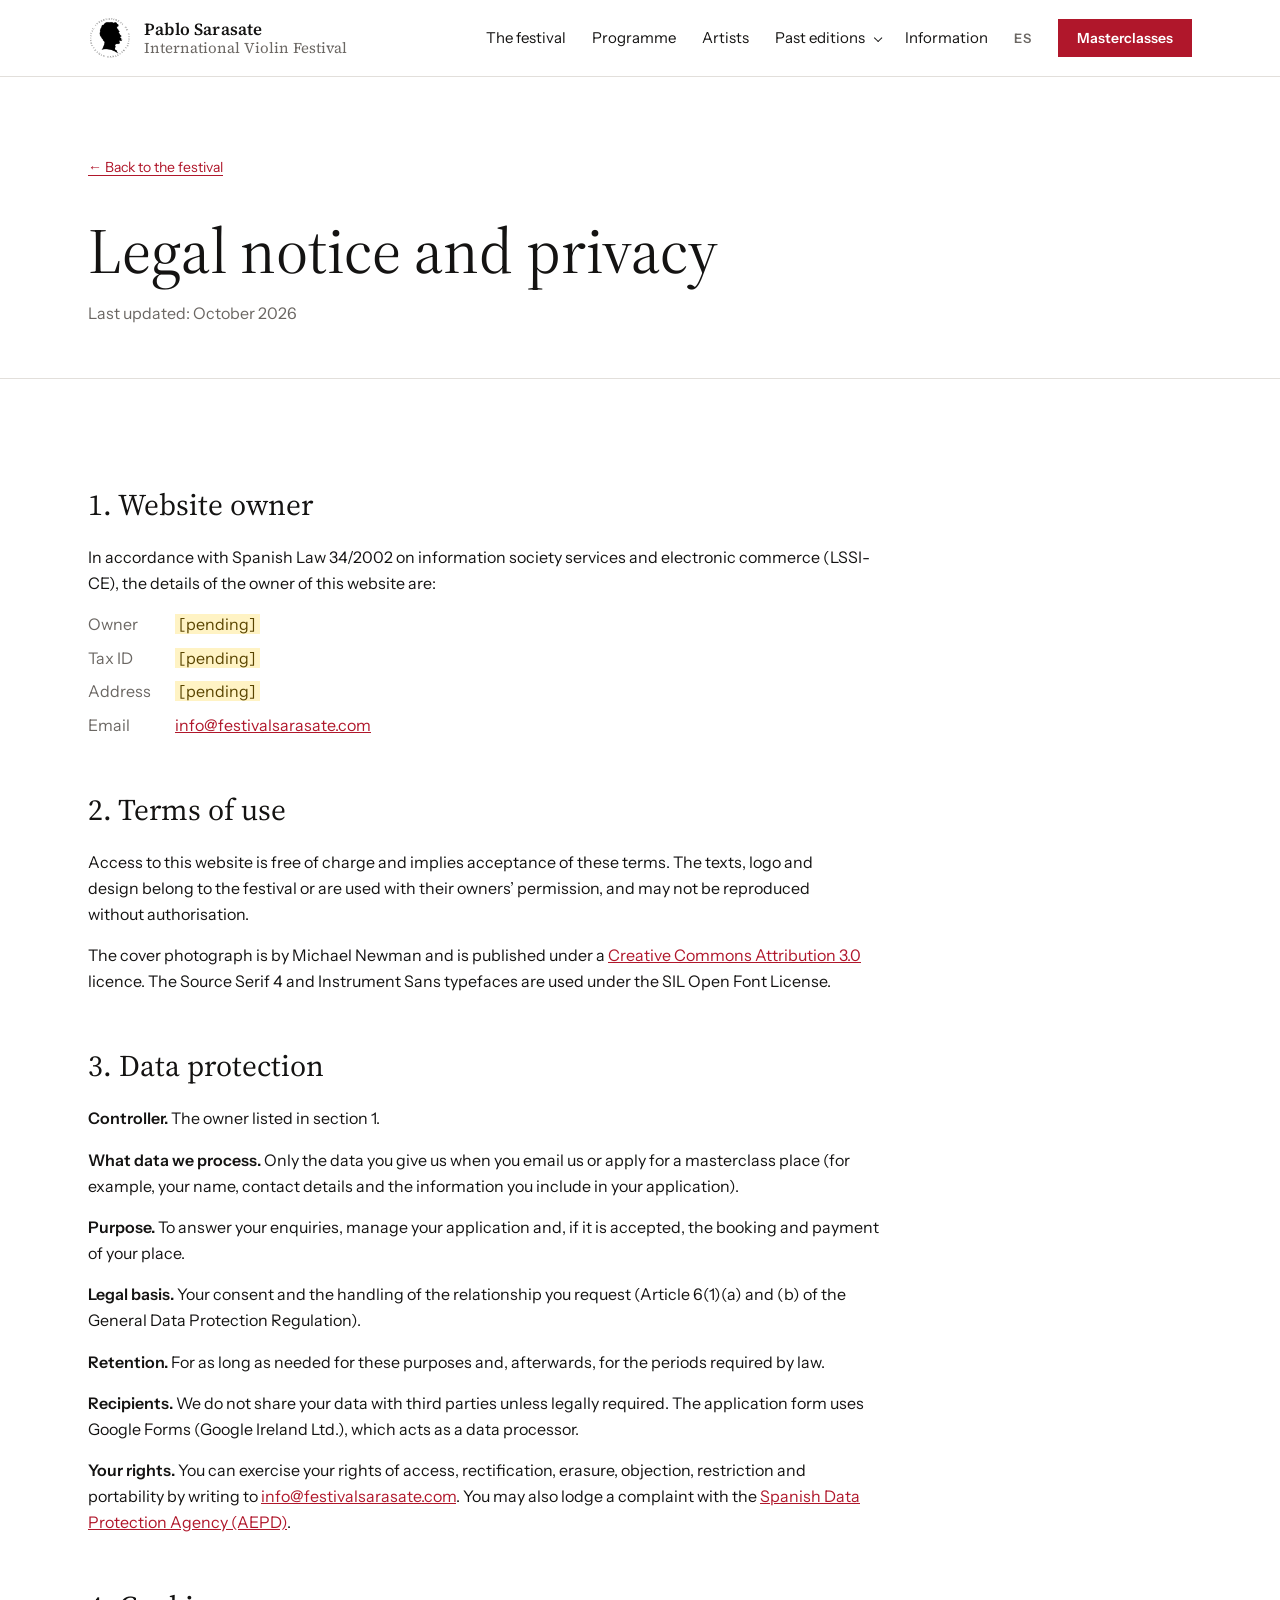
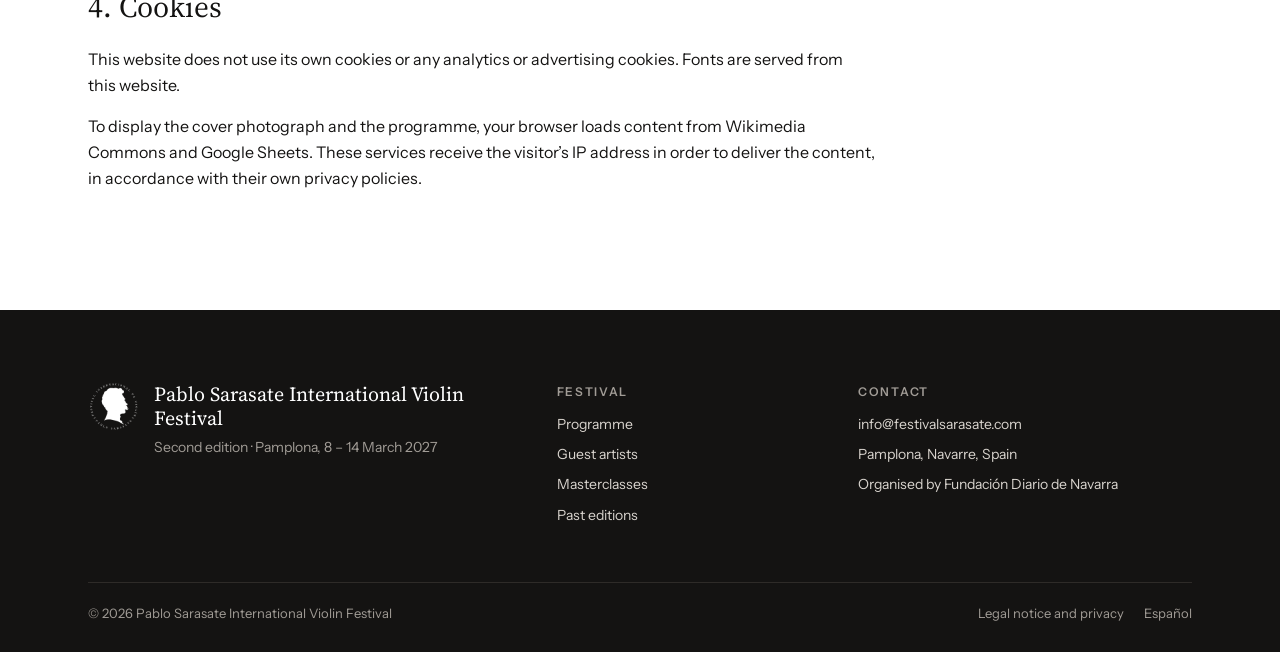
<file: en/legal.html>
<!DOCTYPE html>
<html lang="en">
<head>
<meta charset="UTF-8">
<meta name="viewport" content="width=device-width, initial-scale=1.0, viewport-fit=cover">
<title>Legal notice and privacy · Pablo Sarasate Festival</title>
<meta name="description" content="Legal notice, privacy policy and cookie policy of the Pablo Sarasate International Violin Festival.">
<meta name="theme-color" content="#141312">
<link rel="icon" href="../favicon.png" type="image/png">
<link rel="apple-touch-icon" href="../apple-touch-icon.png">
<meta property="og:type" content="website">
<meta property="og:site_name" content="Pablo Sarasate International Violin Festival">
<meta property="og:title" content="Legal notice and privacy · Pablo Sarasate Festival">
<meta property="og:description" content="Legal notice, privacy policy and cookie policy of the Pablo Sarasate International Violin Festival.">
<meta property="og:image" content="../og-image.jpg">
<meta property="og:image:width" content="1200">
<meta property="og:image:height" content="630">
<meta property="og:locale" content="en_GB">
<meta name="twitter:card" content="summary_large_image">
<link rel="preload" href="../fonts/source-serif-4-latin-opsz-normal.woff2" as="font" type="font/woff2" crossorigin>
<link rel="preload" href="../fonts/instrument-sans-latin-400-normal.woff2" as="font" type="font/woff2" crossorigin>
<link rel="stylesheet" href="../style.css">
</head>
<body>
<a class="skip" href="#main">Skip to content</a>
<header class="nav">
  <div class="wrap">
    <a class="brand" href="index.html" aria-label="Pablo Sarasate International Violin Festival, home">
      <img src="../logo.png" alt="" width="44" height="42">
      <span><b>Pablo Sarasate</b>International Violin Festival</span>
    </a>
    <button class="burger" id="burger" aria-label="Open menu" aria-expanded="false" aria-controls="menu"><span></span><span></span><span></span></button>
    <ul class="menu" id="menu">
      <li><a href="index.html#festival">The festival</a></li>
      <li><a href="index.html#programa">Programme</a></li>
      <li><a href="index.html#artistas">Artists</a></li>
      <li class="has-sub">
        <button id="subbtn" aria-expanded="false" aria-controls="submenu">Past editions</button>
        <ul class="sub" id="submenu" hidden>
          <li><a href="past-editions.html">All editions</a></li>
          <li><span class="label">Guest artists</span></li>
          <li><a href="past-editions.html#jiyoon-lee">Jiyoon Lee</a></li>
          <li><a href="past-editions.html#marlene-ito">Marlene Ito</a></li>
        </ul>
      </li>
      <li><a href="index.html#informacion">Information</a></li>
      <li class="lang"><a href="../legal.html" hreflang="es" lang="es" aria-label="Versión en español">ES</a></li>
      <li><a class="btn" href="masterclasses.html">Masterclasses</a></li>
    </ul>
  </div>
</header>

<main id="main">
  <div class="page-head">
    <div class="wrap">
      <a class="back" href="index.html">← Back to the festival</a>
      <h1>Legal notice and privacy</h1>
      <p>Last updated: October 2026</p>
    </div>
  </div>
  <section>
    <div class="wrap prose">
      <!-- COMPLETE before publishing: owner, tax ID and address (search for "todo"). -->
      <h2>1. Website owner</h2>
      <p>In accordance with Spanish Law 34/2002 on information society services and electronic commerce (LSSI-CE), the details of the owner of this website are:</p>
      <dl>
        <dt>Owner</dt><dd><span class="todo">[pending]</span></dd>
        <dt>Tax ID</dt><dd><span class="todo">[pending]</span></dd>
        <dt>Address</dt><dd><span class="todo">[pending]</span></dd>
        <dt>Email</dt><dd><a href="mailto:info@festivalsarasate.com">info@festivalsarasate.com</a></dd>
      </dl>

      <h2>2. Terms of use</h2>
      <p>Access to this website is free of charge and implies acceptance of these terms. The texts, logo and design belong to the festival or are used with their owners’ permission, and may not be reproduced without authorisation.</p>
      <p>The cover photograph is by Michael Newman and is published under a <a href="https://creativecommons.org/licenses/by/3.0/" target="_blank" rel="noopener">Creative Commons Attribution 3.0</a> licence. The Source Serif 4 and Instrument Sans typefaces are used under the SIL Open Font License.</p>

      <h2>3. Data protection</h2>
      <p><strong>Controller.</strong> The owner listed in section 1.</p>
      <p><strong>What data we process.</strong> Only the data you give us when you email us or apply for a masterclass place (for example, your name, contact details and the information you include in your application).</p>
      <p><strong>Purpose.</strong> To answer your enquiries, manage your application and, if it is accepted, the booking and payment of your place.</p>
      <p><strong>Legal basis.</strong> Your consent and the handling of the relationship you request (Article 6(1)(a) and (b) of the General Data Protection Regulation).</p>
      <p><strong>Retention.</strong> For as long as needed for these purposes and, afterwards, for the periods required by law.</p>
      <p><strong>Recipients.</strong> We do not share your data with third parties unless legally required. The application form uses Google Forms (Google Ireland Ltd.), which acts as a data processor.</p>
      <p><strong>Your rights.</strong> You can exercise your rights of access, rectification, erasure, objection, restriction and portability by writing to <a href="mailto:info@festivalsarasate.com">info@festivalsarasate.com</a>. You may also lodge a complaint with the <a href="https://www.aepd.es" target="_blank" rel="noopener">Spanish Data Protection Agency (AEPD)</a>.</p>

      <h2>4. Cookies</h2>
      <p>This website does not use its own cookies or any analytics or advertising cookies. Fonts are served from this website.</p>
      <p>To display the cover photograph and the programme, your browser loads content from Wikimedia Commons and Google Sheets. These services receive the visitor’s IP address in order to deliver the content, in accordance with their own privacy policies.</p>
    </div>
  </section>
</main>

<footer>
  <div class="wrap">
    <div class="foot-grid">
      <div class="foot-brand">
        <img src="../logo.png" alt="" width="52" height="49">
        <div><b>Pablo Sarasate International Violin Festival</b><p>Second edition · Pamplona, 8 – 14 March 2027</p></div>
      </div>
      <div>
        <span class="label">Festival</span>
        <ul>
          <li><a href="index.html#programa">Programme</a></li>
          <li><a href="index.html#artistas">Guest artists</a></li>
          <li><a href="masterclasses.html">Masterclasses</a></li>
          <li><a href="past-editions.html">Past editions</a></li>
        </ul>
      </div>
      <div>
        <span class="label">Contact</span>
        <ul>
          <li><a href="mailto:info@festivalsarasate.com">info@festivalsarasate.com</a></li>
          <li>Pamplona, Navarre, Spain</li>
          <li>Organised by Fundación Diario de Navarra</li>
        </ul>
      </div>
    </div>
    <div class="foot-bottom">
      <span>© 2026 Pablo Sarasate International Violin Festival</span>
      <nav aria-label="Legal"><a href="legal.html">Legal notice and privacy</a><a href="../legal.html" hreflang="es" lang="es">Español</a></nav>
    </div>
  </div>
</footer>
<script src="../programa.js"></script>
</body>
</html>
</file>
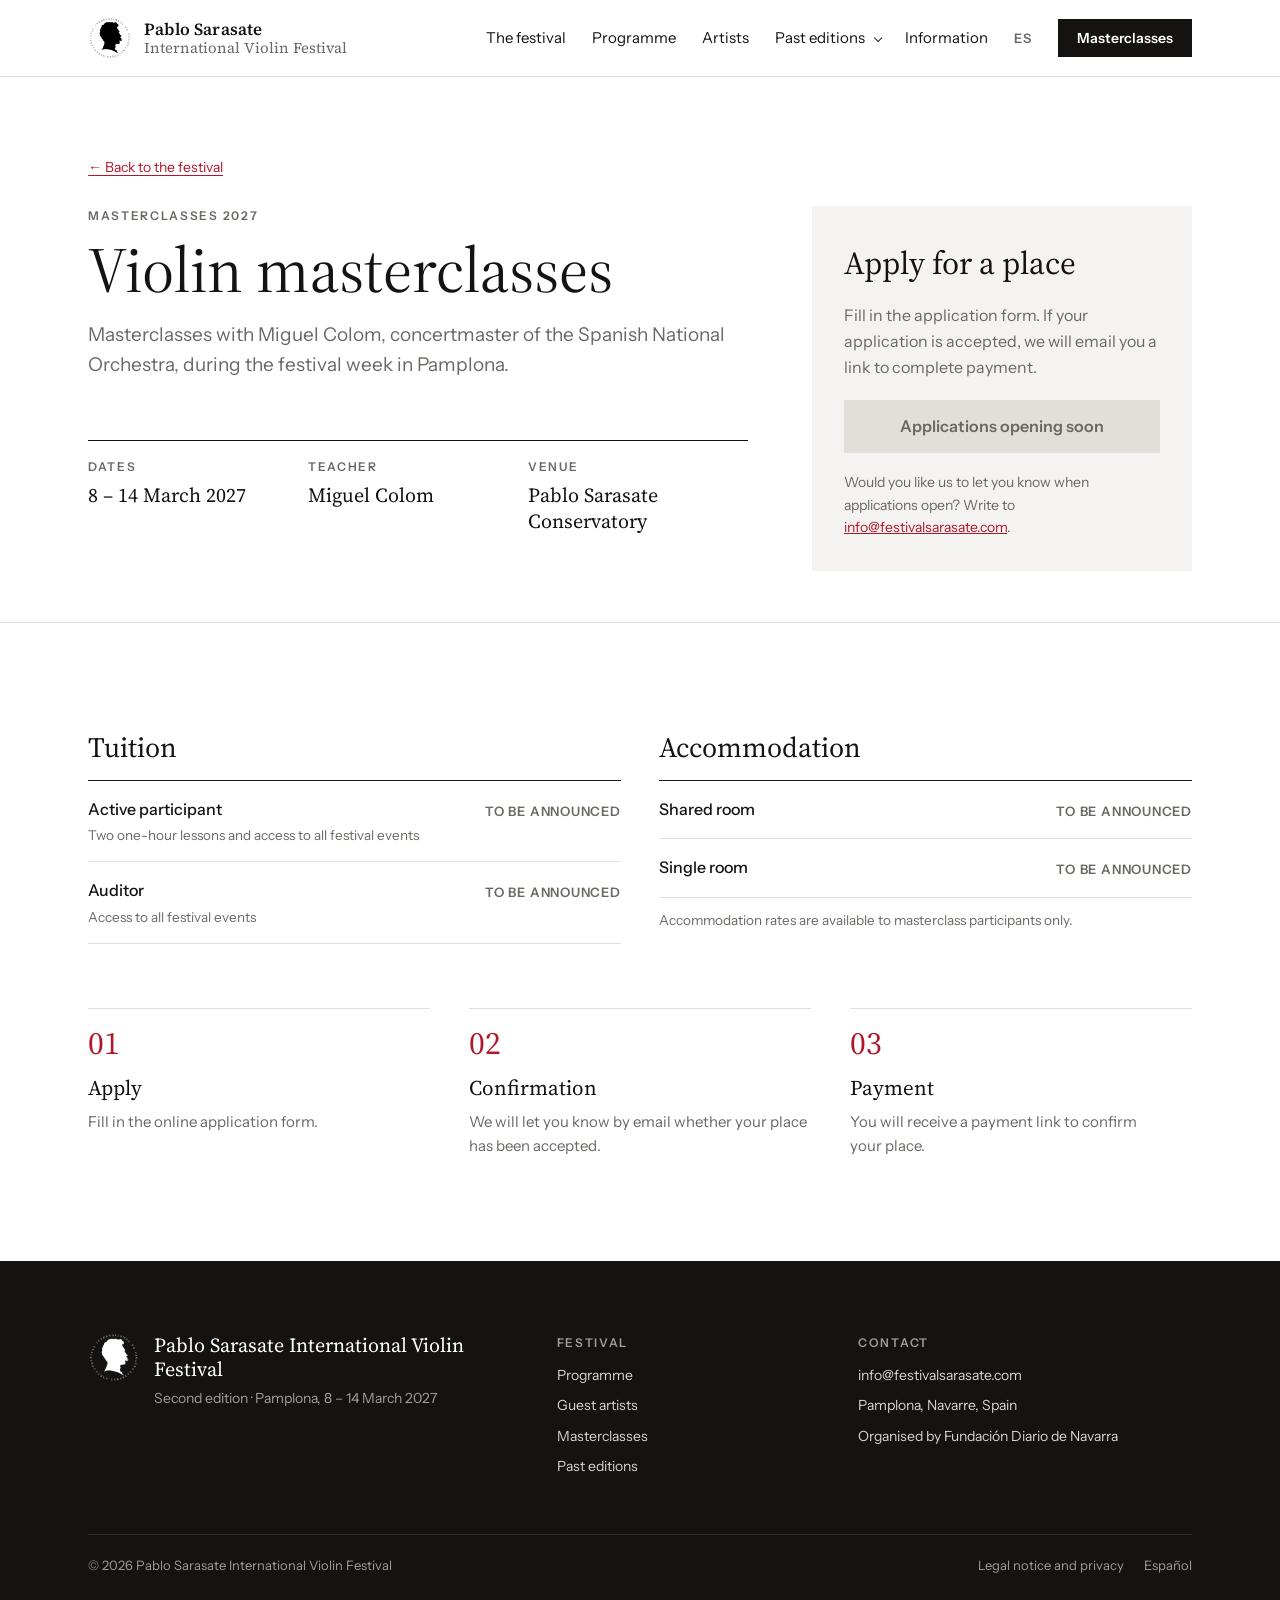
<file: en/masterclasses.html>
<!DOCTYPE html>
<html lang="en">
<head>
<meta charset="UTF-8">
<meta name="viewport" content="width=device-width, initial-scale=1.0, viewport-fit=cover">
<title>Violin masterclasses 2027 · Pablo Sarasate Festival</title>
<meta name="description" content="Violin masterclasses with Miguel Colom at the Pablo Sarasate Festival 2027, Pamplona: fees, accommodation and application.">
<meta name="theme-color" content="#141312">
<link rel="icon" href="../favicon.png" type="image/png">
<link rel="apple-touch-icon" href="../apple-touch-icon.png">
<meta property="og:type" content="website">
<meta property="og:site_name" content="Pablo Sarasate International Violin Festival">
<meta property="og:title" content="Violin masterclasses 2027 · Pablo Sarasate Festival">
<meta property="og:description" content="Violin masterclasses with Miguel Colom at the Pablo Sarasate Festival 2027, Pamplona: fees, accommodation and application.">
<meta property="og:image" content="../og-image.jpg">
<meta property="og:image:width" content="1200">
<meta property="og:image:height" content="630">
<meta property="og:locale" content="en_GB">
<meta name="twitter:card" content="summary_large_image">
<link rel="preload" href="../fonts/source-serif-4-latin-opsz-normal.woff2" as="font" type="font/woff2" crossorigin>
<link rel="preload" href="../fonts/instrument-sans-latin-400-normal.woff2" as="font" type="font/woff2" crossorigin>
<link rel="stylesheet" href="../style.css">
</head>
<body>
<a class="skip" href="#main">Skip to content</a>
<header class="nav">
  <div class="wrap">
    <a class="brand" href="index.html" aria-label="Pablo Sarasate International Violin Festival, home">
      <img src="../logo.png" alt="" width="44" height="42">
      <span><b>Pablo Sarasate</b>International Violin Festival</span>
    </a>
    <button class="burger" id="burger" aria-label="Open menu" aria-expanded="false" aria-controls="menu"><span></span><span></span><span></span></button>
    <ul class="menu" id="menu">
      <li><a href="index.html#festival">The festival</a></li>
      <li><a href="index.html#programa">Programme</a></li>
      <li><a href="index.html#artistas">Artists</a></li>
      <li class="has-sub">
        <button id="subbtn" aria-expanded="false" aria-controls="submenu">Past editions</button>
        <ul class="sub" id="submenu" hidden>
          <li><a href="past-editions.html">All editions</a></li>
          <li><span class="label">Guest artists</span></li>
          <li><a href="past-editions.html#jiyoon-lee">Jiyoon Lee</a></li>
          <li><a href="past-editions.html#marlene-ito">Marlene Ito</a></li>
        </ul>
      </li>
      <li><a href="index.html#informacion">Information</a></li>
      <li class="lang"><a href="../inscripcion.html" hreflang="es" lang="es" aria-label="Versión en español">ES</a></li>
      <li><a class="btn" href="masterclasses.html" aria-current="page">Masterclasses</a></li>
    </ul>
  </div>
</header>

<main id="main">
  <div class="page-head">
    <div class="wrap">
      <a class="back" href="index.html">← Back to the festival</a>
      <div class="head-grid">
        <div class="head-intro">
          <div class="label">Masterclasses 2027</div>
          <h1>Violin masterclasses</h1>
          <p class="lead">Masterclasses with Miguel Colom, concertmaster of the Spanish National Orchestra, during the festival week in Pamplona.</p>
        </div>
        <aside class="signup">
          <h2>Apply for a place</h2>
          <p>Fill in the application form. If your application is accepted, we will email you a link to complete payment.</p>
          <a class="btn btn-lg" id="formBtn" href="#" target="_blank" rel="noopener" data-off="Applications opening soon">Go to the application form <span aria-hidden="true">→</span></a>
          <p class="small" id="formHint" hidden>Would you like us to let you know when applications open? Write to <a href="mailto:info@festivalsarasate.com?subject=Masterclasses%202027">info@festivalsarasate.com</a>.</p>
        </aside>
        <dl class="keyfacts">
          <div><dt>Dates</dt><dd>8 – 14 March 2027</dd></div>
          <div><dt>Teacher</dt><dd>Miguel Colom</dd></div>
          <div><dt>Venue</dt><dd>Pablo Sarasate Conservatory</dd></div>
        </dl>
      </div>
    </div>
  </div>

  <section>
    <div class="wrap">
      <div class="reg-main">
        <div>
          <!-- FEES · replace <dd class="tba">To be announced</dd> with <dd>250 €</dd> -->
          <div class="prices">
            <div class="pricelist">
              <h2>Tuition</h2>
              <dl>
                <div><dt>Active participant<span class="inc">Two one-hour lessons and access to all festival events</span></dt><dd class="tba">To be announced</dd></div>
                <div><dt>Auditor<span class="inc">Access to all festival events</span></dt><dd class="tba">To be announced</dd></div>
              </dl>
            </div>
            <div class="pricelist">
              <h2>Accommodation</h2>
              <dl>
                <div><dt>Shared room</dt><dd class="tba">To be announced</dd></div>
                <div><dt>Single room</dt><dd class="tba">To be announced</dd></div>
              </dl>
              <p class="note">Accommodation rates are available to masterclass participants only.</p>
            </div>
          </div>

          <ol class="steps" aria-label="How to apply">
            <li><h3>Apply</h3><p>Fill in the online application form.</p></li>
            <li><h3>Confirmation</h3><p>We will let you know by email whether your place has been accepted.</p></li>
            <li><h3>Payment</h3><p>You will receive a payment link to confirm your place.</p></li>
          </ol>
        </div>

      </div>
    </div>
  </section>
</main>

<footer>
  <div class="wrap">
    <div class="foot-grid">
      <div class="foot-brand">
        <img src="../logo.png" alt="" width="52" height="49">
        <div><b>Pablo Sarasate International Violin Festival</b><p>Second edition · Pamplona, 8 – 14 March 2027</p></div>
      </div>
      <div>
        <span class="label">Festival</span>
        <ul>
          <li><a href="index.html#programa">Programme</a></li>
          <li><a href="index.html#artistas">Guest artists</a></li>
          <li><a href="masterclasses.html">Masterclasses</a></li>
          <li><a href="past-editions.html">Past editions</a></li>
        </ul>
      </div>
      <div>
        <span class="label">Contact</span>
        <ul>
          <li><a href="mailto:info@festivalsarasate.com">info@festivalsarasate.com</a></li>
          <li>Pamplona, Navarre, Spain</li>
          <li>Organised by Fundación Diario de Navarra</li>
        </ul>
      </div>
    </div>
    <div class="foot-bottom">
      <span>© 2026 Pablo Sarasate International Violin Festival</span>
      <nav aria-label="Legal"><a href="legal.html">Legal notice and privacy</a><a href="../inscripcion.html" hreflang="es" lang="es">Español</a></nav>
    </div>
  </div>
</footer>
<script src="../programa.js"></script>
</body>
</html>
</file>
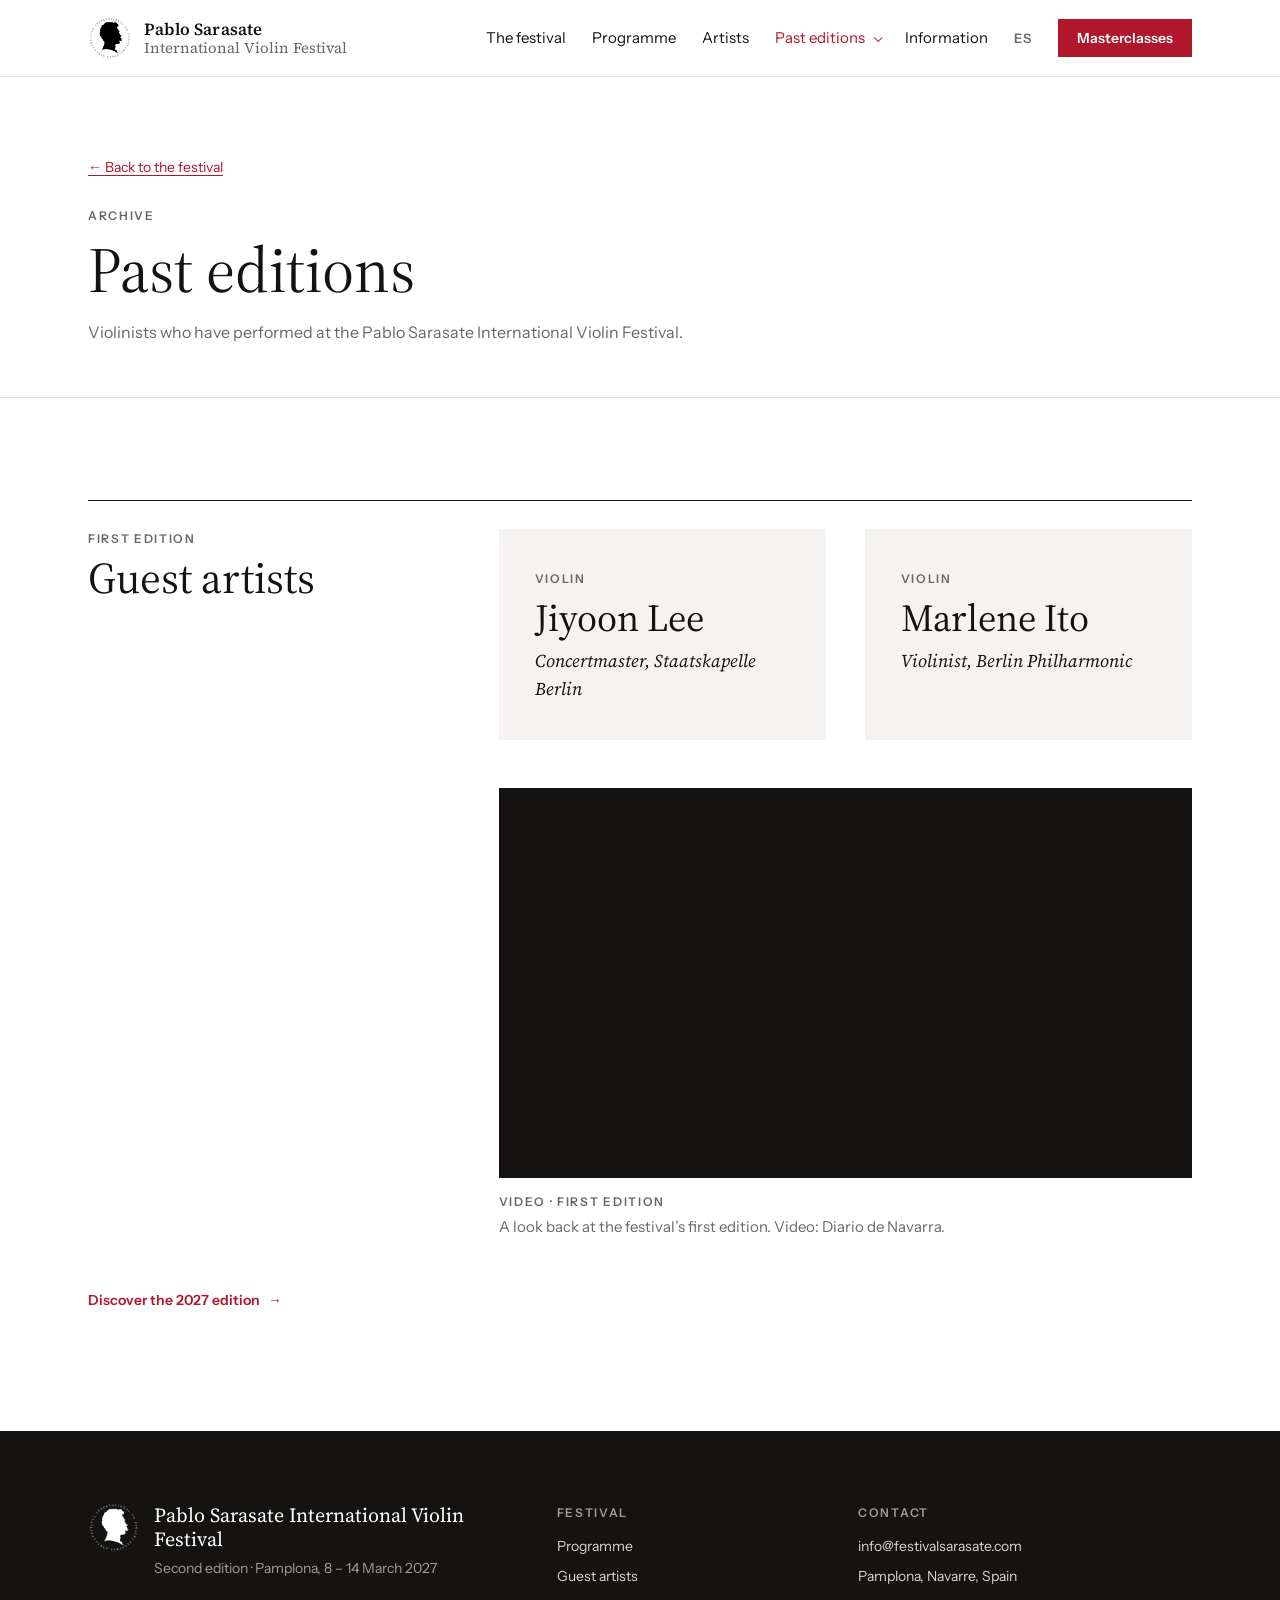
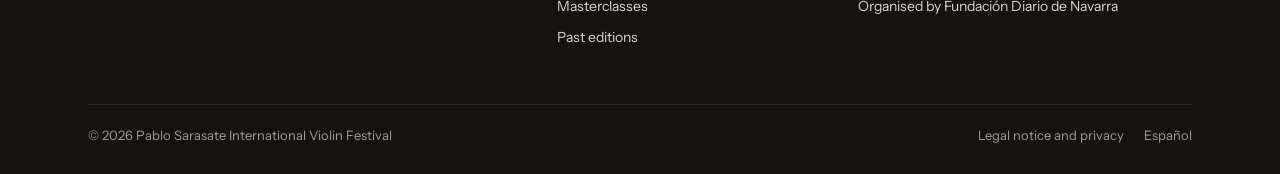
<file: en/past-editions.html>
<!DOCTYPE html>
<html lang="en">
<head>
<meta charset="UTF-8">
<meta name="viewport" content="width=device-width, initial-scale=1.0, viewport-fit=cover">
<title>Past editions · Pablo Sarasate Festival</title>
<meta name="description" content="Guest artists from past editions of the Pablo Sarasate International Violin Festival.">
<meta name="theme-color" content="#141312">
<link rel="icon" href="../favicon.png" type="image/png">
<link rel="apple-touch-icon" href="../apple-touch-icon.png">
<meta property="og:type" content="website">
<meta property="og:site_name" content="Pablo Sarasate International Violin Festival">
<meta property="og:title" content="Past editions · Pablo Sarasate Festival">
<meta property="og:description" content="Guest artists from past editions of the Pablo Sarasate International Violin Festival.">
<meta property="og:image" content="../og-image.jpg">
<meta property="og:image:width" content="1200">
<meta property="og:image:height" content="630">
<meta property="og:locale" content="en_GB">
<meta name="twitter:card" content="summary_large_image">
<link rel="preload" href="../fonts/source-serif-4-latin-opsz-normal.woff2" as="font" type="font/woff2" crossorigin>
<link rel="preload" href="../fonts/instrument-sans-latin-400-normal.woff2" as="font" type="font/woff2" crossorigin>
<link rel="stylesheet" href="../style.css">
</head>
<body>
<a class="skip" href="#main">Skip to content</a>
<header class="nav">
  <div class="wrap">
    <a class="brand" href="index.html" aria-label="Pablo Sarasate International Violin Festival, home">
      <img src="../logo.png" alt="" width="44" height="42">
      <span><b>Pablo Sarasate</b>International Violin Festival</span>
    </a>
    <button class="burger" id="burger" aria-label="Open menu" aria-expanded="false" aria-controls="menu"><span></span><span></span><span></span></button>
    <ul class="menu" id="menu">
      <li><a href="index.html#festival">The festival</a></li>
      <li><a href="index.html#programa">Programme</a></li>
      <li><a href="index.html#artistas">Artists</a></li>
      <li class="has-sub">
        <button id="subbtn" aria-expanded="false" aria-controls="submenu" aria-current="page">Past editions</button>
        <ul class="sub" id="submenu" hidden>
          <li><a href="past-editions.html">All editions</a></li>
          <li><span class="label">Guest artists</span></li>
          <li><a href="past-editions.html#jiyoon-lee">Jiyoon Lee</a></li>
          <li><a href="past-editions.html#marlene-ito">Marlene Ito</a></li>
        </ul>
      </li>
      <li><a href="index.html#informacion">Information</a></li>
      <li class="lang"><a href="../edicionesanteriores.html" hreflang="es" lang="es" aria-label="Versión en español">ES</a></li>
      <li><a class="btn" href="masterclasses.html">Masterclasses</a></li>
    </ul>
  </div>
</header>

<main id="main">
  <div class="page-head">
    <div class="wrap">
      <a class="back" href="index.html">← Back to the festival</a>
      <div class="label">Archive</div>
      <h1>Past editions</h1>
      <p>Violinists who have performed at the Pablo Sarasate International Violin Festival.</p>
    </div>
  </div>
  <section>
    <div class="wrap">
      <div class="edition">
        <div><div class="label">First edition</div><h2>Guest artists</h2></div>
        <div class="edition-body">
          <div class="past">
            <article id="jiyoon-lee">
              <span class="label">Violin</span>
              <h3>Jiyoon Lee</h3>
              <p class="role">Concertmaster, Staatskapelle Berlin</p>
            </article>
            <article id="marlene-ito">
              <span class="label">Violin</span>
              <h3>Marlene Ito</h3>
              <p class="role">Violinist, Berlin Philharmonic</p>
            </article>
          </div>
          <figure class="video" id="first-edition-video">
            <div class="video-frame">
              <iframe src="https://www.youtube-nocookie.com/embed/T149DS2U-1I" title="Video of the first edition of the Pablo Sarasate International Violin Festival" loading="lazy" allow="accelerometer; clipboard-write; encrypted-media; gyroscope; picture-in-picture; web-share" referrerpolicy="strict-origin-when-cross-origin" allowfullscreen></iframe>
            </div>
            <figcaption><span class="label">Video · First edition</span>A look back at the festival’s first edition. Video: Diario de Navarra.</figcaption>
          </figure>
        </div>
      </div>
      <p style="margin-top:48px"><a class="link" href="index.html">Discover the 2027 edition <span aria-hidden="true">→</span></a></p>
    </div>
  </section>
</main>

<footer>
  <div class="wrap">
    <div class="foot-grid">
      <div class="foot-brand">
        <img src="../logo.png" alt="" width="52" height="49">
        <div><b>Pablo Sarasate International Violin Festival</b><p>Second edition · Pamplona, 8 – 14 March 2027</p></div>
      </div>
      <div>
        <span class="label">Festival</span>
        <ul>
          <li><a href="index.html#programa">Programme</a></li>
          <li><a href="index.html#artistas">Guest artists</a></li>
          <li><a href="masterclasses.html">Masterclasses</a></li>
          <li><a href="past-editions.html">Past editions</a></li>
        </ul>
      </div>
      <div>
        <span class="label">Contact</span>
        <ul>
          <li><a href="mailto:info@festivalsarasate.com">info@festivalsarasate.com</a></li>
          <li>Pamplona, Navarre, Spain</li>
          <li>Organised by Fundación Diario de Navarra</li>
        </ul>
      </div>
    </div>
    <div class="foot-bottom">
      <span>© 2026 Pablo Sarasate International Violin Festival</span>
      <nav aria-label="Legal"><a href="legal.html">Legal notice and privacy</a><a href="../edicionesanteriores.html" hreflang="es" lang="es">Español</a></nav>
    </div>
  </div>
</footer>
<script src="../programa.js"></script>
</body>
</html>
</file>
<file: style.css>
/* ============================================================
   FESTIVAL PABLO SARASATE · style.css
   Página blanca, barra fija, portada a sangre y secciones
   tranquilas sobre una rejilla de 1200 px.
   ============================================================ */

/* ── Fuentes (alojadas en /fonts, licencia SIL OFL) ── */
@font-face{font-family:"Source Serif 4";font-style:normal;font-weight:200 900;font-display:swap;src:url(fonts/source-serif-4-latin-opsz-normal.woff2) format("woff2")}
@font-face{font-family:"Source Serif 4";font-style:italic;font-weight:200 900;font-display:swap;src:url(fonts/source-serif-4-latin-opsz-italic.woff2) format("woff2")}
@font-face{font-family:"Instrument Sans";font-style:normal;font-weight:400;font-display:swap;src:url(fonts/instrument-sans-latin-400-normal.woff2) format("woff2")}
@font-face{font-family:"Instrument Sans";font-style:normal;font-weight:500;font-display:swap;src:url(fonts/instrument-sans-latin-500-normal.woff2) format("woff2")}
@font-face{font-family:"Instrument Sans";font-style:normal;font-weight:600;font-display:swap;src:url(fonts/instrument-sans-latin-600-normal.woff2) format("woff2")}

:root{
  --bg:#ffffff;
  --bg-alt:#f4f3f1;
  --ink:#141312;
  --muted:#6b6763;
  --line:#e2dfdb;
  --accent:#b0172b;          /* rojo Pamplona */
  --accent-ink:#ffffff;
  --hero-fallback:#1d1a19;
  --emblem-filter:none;
  --font-display:"Source Serif 4", "Iowan Old Style", Georgia, serif;
  --font-body:"Instrument Sans", "Helvetica Neue", Arial, sans-serif;
  --wrap:1200px;
  --gutter:clamp(16px,4vw,48px);
  --nav-h:76px;
}
@media (prefers-color-scheme:dark){:root:not([data-theme="light"]){
  --bg:#121110;--bg-alt:#1b1a18;--ink:#f1eeea;--muted:#a19c96;--line:#2e2b28;
  --accent:#e0485a;--accent-ink:#ffffff;--hero-fallback:#0b0a0a;--emblem-filter:invert(1);color-scheme:dark}}
:root[data-theme="dark"]{
  --bg:#121110;--bg-alt:#1b1a18;--ink:#f1eeea;--muted:#a19c96;--line:#2e2b28;
  --accent:#e0485a;--accent-ink:#ffffff;--hero-fallback:#0b0a0a;--emblem-filter:invert(1);color-scheme:dark}

*,*::before,*::after{box-sizing:border-box}
[hidden]{display:none!important}
html{scroll-behavior:smooth;scroll-padding-top:calc(var(--nav-h) + 16px)}
body{margin:0;background:var(--bg);color:var(--ink);font-family:var(--font-body);font-size:16px;line-height:1.6;-webkit-font-smoothing:antialiased;text-rendering:optimizeLegibility}
a{color:inherit}
img{max-width:100%;display:block}
.wrap{max-width:var(--wrap);margin:0 auto;padding-inline:var(--gutter)}
h1,h2,h3{font-family:var(--font-display);font-weight:400;text-wrap:balance;margin:0}
p{text-wrap:pretty}
.label{font-size:12px;letter-spacing:.14em;text-transform:uppercase;font-weight:600;color:var(--muted)}
:focus-visible{outline:2px solid var(--accent);outline-offset:3px}
.skip{position:absolute;left:-9999px;top:8px;z-index:100;background:var(--ink);color:var(--bg);padding:10px 16px}
.skip:focus{left:8px}
.lead{font-size:clamp(17px,1.5vw,19px);line-height:1.6}
.muted{color:var(--muted)}

/* ── Botones ── */
.btn{display:inline-flex;align-items:center;justify-content:center;gap:8px;background:var(--accent);color:var(--accent-ink);text-decoration:none;font-weight:600;font-size:14px;line-height:1.2;padding:12px 22px;border:1px solid var(--accent);cursor:pointer;font-family:var(--font-body);transition:background .2s,color .2s,border-color .2s}
.btn:hover{background:var(--ink);border-color:var(--ink);color:var(--bg)}
.btn.ghost{background:transparent;color:inherit;border-color:currentColor}
.btn.ghost:hover{background:var(--ink);color:var(--bg);border-color:var(--ink)}
.btn-lg{font-size:16px;padding:16px 24px;text-align:center}
.btn.is-off{background:var(--line);border-color:var(--line);color:var(--muted);cursor:default}
.link{color:var(--accent);font-weight:600;font-size:14px;text-decoration:none;display:inline-flex;gap:8px;align-items:center}
.link:hover{text-decoration:underline;text-underline-offset:4px}

/* ── Barra de navegación ── */
.nav{position:sticky;top:0;z-index:50;background:color-mix(in srgb,var(--bg) 94%,transparent);backdrop-filter:saturate(1.4) blur(10px);-webkit-backdrop-filter:saturate(1.4) blur(10px);border-bottom:1px solid var(--line);padding-top:env(safe-area-inset-top,0px)}
.nav .wrap{display:flex;align-items:center;justify-content:space-between;gap:24px;height:var(--nav-h)}
.brand{display:flex;align-items:center;gap:12px;text-decoration:none;min-width:0}
.brand img{width:44px;height:auto;filter:var(--emblem-filter)}
.brand span{font-family:var(--font-display);font-size:15px;line-height:1.2;color:var(--muted)}
.brand b{display:block;font-weight:600;font-size:17px;letter-spacing:.01em;color:var(--ink)}
.menu{display:flex;align-items:center;gap:26px;list-style:none;margin:0;padding:0;font-size:15px}
.menu > li{position:relative}
.menu a:not(.btn),.menu button{text-decoration:none;background:none;border:0;font:inherit;color:inherit;cursor:pointer;padding:6px 0}
.menu a:not(.btn):hover,.menu button:hover{color:var(--accent)}
.menu a:not(.btn)[aria-current="page"],.menu button[aria-current="page"]{color:var(--accent)}
.menu .btn[aria-current="page"]{background:var(--ink);border-color:var(--ink);color:var(--bg)}
.menu .lang a{font-size:13px;font-weight:600;letter-spacing:.08em;color:var(--muted)}
.menu .lang a:hover{color:var(--accent)}
.menu .btn{padding:10px 18px}
.sub{position:absolute;top:calc(100% + 12px);left:-16px;min-width:220px;background:var(--bg);border:1px solid var(--line);list-style:none;margin:0;padding:8px 0;box-shadow:0 12px 32px rgb(0 0 0 / .08)}
.menu .sub a{display:block;padding:10px 16px}
.sub .label{padding:8px 16px 4px;display:block;font-size:11px}
.has-sub button::after{content:"";display:inline-block;width:6px;height:6px;border-right:1.5px solid currentColor;border-bottom:1.5px solid currentColor;transform:rotate(45deg) translateY(-3px);margin-left:8px;transition:transform .2s}
.has-sub button[aria-expanded="true"]::after{transform:rotate(-135deg) translateY(-1px)}
.burger{display:none;background:none;border:0;padding:8px;cursor:pointer;color:inherit}
.burger span{display:block;width:22px;height:1.5px;background:currentColor;margin:5px 0;transition:transform .2s,opacity .2s}
.burger[aria-expanded="true"] span:nth-child(1){transform:translateY(6.5px) rotate(45deg)}
.burger[aria-expanded="true"] span:nth-child(2){opacity:0}
.burger[aria-expanded="true"] span:nth-child(3){transform:translateY(-6.5px) rotate(-45deg)}

/* ── Portada ── */
.hero{position:relative;display:flex;align-items:flex-end;min-height:clamp(520px,82vh,840px);padding-block:clamp(96px,14vh,140px) clamp(48px,8vh,88px);background:var(--hero-fallback);color:#fff;overflow:hidden}
.hero img.photo{position:absolute;inset:0;width:100%;height:100%;object-fit:cover;object-position:68% 35%}
.hero::after{content:"";position:absolute;inset:0;background:
  linear-gradient(90deg,rgb(10 8 8 / .84) 0%,rgb(10 8 8 / .64) 38%,rgb(10 8 8 / .2) 68%,rgb(10 8 8 / 0) 85%),
  linear-gradient(to top,rgb(10 8 8 / .6) 0%,rgb(10 8 8 / 0) 45%)}
.hero .fallback-mark{display:none;position:absolute;right:-4%;top:50%;transform:translateY(-50%);width:min(52vw,560px);opacity:.09;filter:invert(1)}
.hero.no-photo .fallback-mark{display:block}
.hero.no-photo img.photo{display:none}
.hero-text{position:relative;z-index:2;width:100%;text-shadow:0 1px 18px rgb(0 0 0 / .35)}
.hero-text .when{font-size:13px;letter-spacing:.16em;text-transform:uppercase;font-weight:600;display:flex;align-items:center;gap:14px}
.hero-text .when::before{content:"";width:36px;height:2px;background:var(--accent)}
.hero h1{font-size:clamp(36px,4.6vw,66px);line-height:1.04;margin:20px 0 22px;letter-spacing:-.012em;font-weight:300}
.hero h1 span{display:block}
.hero h1 em{display:block;font-style:italic;font-weight:400;font-size:1.18em}
.hero .guest{font-size:clamp(16px,1.6vw,19px);margin:0 0 32px;max-width:62ch;opacity:.95}
.hero .guest strong{font-weight:600}
.hero-actions{display:flex;flex-wrap:wrap;gap:12px}
.hero .btn:hover{background:#fff;border-color:#fff;color:#141312}
.hero .btn.ghost{color:#fff;border-color:rgb(255 255 255 / .8);background:rgb(0 0 0 / .15)}
.credit{position:absolute;z-index:2;right:12px;bottom:8px;font-size:11px;color:rgb(255 255 255 / .7)}
.credit a{text-decoration:none}
.credit a:hover{text-decoration:underline}
.hero.no-photo .credit{display:none}
/* Hero con retrato histórico de Sarasate (clase .portrait en .hero):
   en ordenador la foto ocupa la mitad derecha y se funde con el fondo; en móvil va arriba */
.hero.portrait{background:#141110}
.hero.portrait img.photo{left:auto;width:min(52%,760px);object-position:50% 16%;filter:grayscale(.3) sepia(.2) brightness(.86) contrast(1.06);-webkit-mask-image:linear-gradient(to right,transparent 0%,#000 42%);mask-image:linear-gradient(to right,transparent 0%,#000 42%)}
.hero.portrait::after{background:linear-gradient(90deg,rgb(20 17 16 / .9) 0%,rgb(20 17 16 / .55) 45%,rgb(20 17 16 / 0) 70%),linear-gradient(to top,rgb(20 17 16 / .92) 0%,rgb(20 17 16 / 0) 34%)}
.hero.portrait .hero-text .wrap > *{max-width:min(640px,54%)}
@media (max-width:1080px){.hero.portrait .hero-text .wrap > *{max-width:60%}}
@media (max-width:760px){
  .hero.portrait{min-height:calc(100svh - var(--nav-h,64px));padding-top:40vh}
  .hero.portrait img.photo{width:100%;height:72%;bottom:auto;object-position:42% 12%;-webkit-mask-image:linear-gradient(to bottom,#000 55%,transparent 100%);mask-image:linear-gradient(to bottom,#000 55%,transparent 100%)}
  .hero.portrait::after{background:linear-gradient(to top,rgb(20 17 16 / .95) 0%,rgb(20 17 16 / .75) 40%,rgb(20 17 16 / 0) 62%)}
  .hero.portrait .hero-text .wrap > *{max-width:none}
}
@media (max-width:760px){
  .hero-text .when::before{display:none}
  .hero::after{background:linear-gradient(to top,rgb(10 8 8 / .88) 0%,rgb(10 8 8 / .58) 55%,rgb(10 8 8 / .32) 100%)}
  .hero img.photo{object-position:60% 30%}
  .hero-actions .btn{flex:1 1 auto}
}

/* ── Banda de inscripción ── */
.promo{display:block;background:var(--accent);color:var(--accent-ink);text-decoration:none}
.promo-in{display:flex;align-items:center;justify-content:space-between;gap:16px 32px;flex-wrap:wrap;padding-block:22px}
.promo-text{display:flex;flex-direction:column;gap:4px;min-width:0}
.promo .label{color:inherit;opacity:.85}
.promo strong{font-family:var(--font-display);font-weight:400;font-size:clamp(21px,2.3vw,28px);line-height:1.2}
.promo-btn{display:inline-flex;gap:8px;align-items:center;justify-content:center;background:var(--accent-ink);color:#b0172b;font-weight:600;font-size:14px;padding:12px 20px;white-space:nowrap;transition:background .2s,color .2s}
.promo:hover .promo-btn,.promo:focus-visible .promo-btn{background:#141312;color:#fff}
.promo:focus-visible{outline-offset:-4px;outline-color:var(--accent-ink)}

/* ── Secciones ── */
section{padding-block:clamp(64px,8vw,112px)}
section.alt{background:var(--bg-alt)}
.sec-head{display:flex;justify-content:space-between;align-items:end;gap:16px 24px;flex-wrap:wrap;margin-bottom:clamp(28px,4vw,44px)}
.sec-head h2{font-size:clamp(30px,3.6vw,46px);line-height:1.08}
.sec-head .label + h2{margin-top:10px}
.sec-sub{margin:0;color:var(--muted);max-width:44ch}

/* ── El festival ── */
.about{display:grid;grid-template-columns:5fr 7fr;gap:clamp(32px,6vw,96px);align-items:start}
.about h2{font-size:clamp(32px,3.8vw,50px);line-height:1.08;margin-top:10px}
.about .text p{margin:0 0 18px;max-width:62ch}
.about .text p:first-child{font-family:var(--font-display);font-size:clamp(20px,1.9vw,24px);line-height:1.45}
.facts{display:grid;grid-template-columns:repeat(3,minmax(0,1fr));margin:clamp(40px,5vw,64px) 0 0;border-top:1px solid var(--ink)}
.facts div{padding:18px 18px 0 0}
.facts dt{font-family:var(--font-display);font-size:clamp(36px,4vw,54px);line-height:1;font-variant-numeric:lining-nums}
.facts dd{margin:8px 0 0;color:var(--muted);font-size:14px}
.sarasate{margin-top:clamp(40px,5vw,64px);padding:clamp(24px,3vw,36px);background:var(--bg-alt);display:grid;grid-template-columns:auto 1fr;gap:24px;align-items:start}
.sarasate img{width:72px;filter:var(--emblem-filter)}
.sarasate h3{font-size:22px;margin:6px 0 8px}
.sarasate p{margin:0;color:var(--muted);max-width:70ch}

/* ── Programa: tarjetas de días ── */
.days{list-style:none;margin:0;padding:0;display:grid;grid-template-columns:repeat(7,minmax(0,1fr));border-top:1px solid var(--ink);border-left:1px solid var(--line)}
.days > li{display:flex;min-width:0}
.daycard{flex:1;display:flex;flex-direction:column;gap:14px;min-height:230px;padding:16px 14px 14px;border-right:1px solid var(--line);border-bottom:1px solid var(--line);text-decoration:none;color:inherit;background:var(--bg);transition:background .2s,color .2s}
.dc-date{display:flex;flex-direction:column;gap:2px}
.dc-date .dow{font-size:12px;letter-spacing:.12em;text-transform:uppercase;font-weight:600;color:var(--muted)}
.dc-date .num{font-family:var(--font-display);font-size:44px;line-height:1;font-variant-numeric:tabular-nums}
.dc-date .mon{font-size:13px;color:var(--muted)}
.dc-body{flex:1;display:flex;flex-direction:column;gap:8px;min-width:0}
.dc-body .count{font-size:11px;letter-spacing:.12em;text-transform:uppercase;font-weight:600;color:var(--accent)}
.dc-body ul{list-style:none;margin:0;padding:0;display:flex;flex-direction:column;gap:7px;font-size:13px;line-height:1.3}
.dc-body li{overflow-wrap:anywhere}
.dc-body time{display:block;color:var(--muted);font-variant-numeric:tabular-nums;font-size:12px}
.dc-body .more,.dc-body .none{color:var(--muted)}
.dc-body .none{margin:0;font-size:13px}
.dc-go{font-size:13px;font-weight:600;color:var(--accent)}
a.daycard:hover,a.daycard:focus-visible{background:var(--ink);color:var(--bg)}
a.daycard:hover :is(.dow,.mon,time,.none,.more),a.daycard:focus-visible :is(.dow,.mon,time,.none,.more){color:inherit;opacity:.7}
a.daycard:hover :is(.count,.dc-go),a.daycard:focus-visible :is(.count,.dc-go){color:inherit}
.daycard:focus-visible{outline-offset:-2px}
.daycard.is-empty .num{color:var(--muted)}
/* Programa aún no publicado: tira compacta de fechas */
.days.is-pending .daycard{min-height:0;padding:16px 14px}
.days.is-pending .dc-body,.days.is-pending .dc-go{display:none}
.pending-note{display:flex;gap:16px 32px;align-items:center;justify-content:space-between;flex-wrap:wrap;margin-top:24px;padding:20px 24px;border:1px solid var(--line)}
.pending-note p{margin:0;max-width:70ch}
.pending-note strong{font-family:var(--font-display);font-weight:400;font-size:20px;display:block;margin-bottom:2px}
.demo-note{font-size:13px;color:var(--muted);border:1px dashed var(--line);padding:10px 14px;margin:0 0 24px}

/* ── Lista de eventos (página del día) ── */
.events{list-style:none;margin:0;padding:0;border-top:1px solid var(--line)}
.ev{display:grid;grid-template-columns:96px 1fr auto;gap:24px;align-items:start;padding:28px 0;border-bottom:1px solid var(--line)}
.ev .d b{font-family:var(--font-display);font-weight:400;font-size:34px;line-height:1;display:block;font-variant-numeric:tabular-nums}
.ev .info{min-width:0}
.ev .tipo{font-size:11px;letter-spacing:.14em;text-transform:uppercase;font-weight:600;color:var(--accent)}
.ev h2{font-size:clamp(24px,2.6vw,32px);line-height:1.15;margin:6px 0 8px}
.ev p{margin:0;color:var(--muted);font-size:15px}
.ev .who{color:var(--ink);font-size:16px}
.ev .where{margin-top:2px}
.ev .desc{margin-top:12px;color:var(--ink);max-width:62ch}
.ev .buy{text-align:right;display:flex;flex-direction:column;align-items:flex-end;gap:8px;font-size:14px}
.ev .buy .price{color:var(--muted)}
.empty{padding:32px 0;color:var(--muted)}
.empty a{color:var(--accent)}

/* ── Artistas invitados ── */
.artists{display:grid;grid-template-columns:repeat(2,minmax(0,1fr));gap:clamp(20px,3vw,40px)}
.artist{background:var(--bg-alt);padding:clamp(28px,3.5vw,48px);display:flex;flex-direction:column;border-top:3px solid var(--accent)}
.artist .instr{font-size:12px;letter-spacing:.14em;text-transform:uppercase;font-weight:600;color:var(--muted)}
.artist h3{font-size:clamp(34px,3.8vw,52px);line-height:1.02;margin:12px 0 10px}
.artist .role{font-family:var(--font-display);font-style:italic;font-size:clamp(18px,1.6vw,21px);margin:0 0 22px;color:var(--ink)}
.artist p{margin:0 0 16px;max-width:56ch}
.artist .link{margin-top:auto;padding-top:12px}

/* ── Ediciones anteriores ── */
.edition{display:grid;grid-template-columns:4fr 8fr;gap:clamp(24px,5vw,72px);padding-top:28px;border-top:1px solid var(--ink)}
.edition h2{font-size:clamp(30px,3.4vw,44px);line-height:1.05;margin-top:8px}
.past{display:grid;grid-template-columns:repeat(2,minmax(0,1fr));gap:clamp(20px,3vw,40px)}
.past article{background:var(--bg-alt);padding:clamp(24px,3vw,36px);scroll-margin-top:calc(var(--nav-h) + 24px)}
.past h3{font-size:clamp(28px,3vw,38px);margin:8px 0 8px;line-height:1.05}
.past .role{font-family:var(--font-display);font-style:italic;font-size:18px;margin:0}
.video{margin:clamp(28px,4vw,48px) 0 0}
.video-frame{position:relative;aspect-ratio:16/9;background:var(--ink);overflow:hidden}
.video-frame iframe{position:absolute;inset:0;width:100%;height:100%;border:0}
.video figcaption{margin-top:14px;color:var(--muted);font-size:15px}
.video figcaption .label{display:block;margin-bottom:4px}

/* ── Información ── */
.info-grid{display:grid;grid-template-columns:repeat(3,minmax(0,1fr));gap:clamp(20px,3vw,40px)}
.info-grid > div{border-top:1px solid var(--line);padding-top:20px}
.info-grid h3{font-size:24px;margin:8px 0 6px}
.info-grid p{margin:0 0 10px;color:var(--muted)}
.partners{display:grid;grid-template-columns:repeat(auto-fit,minmax(220px,1fr));gap:24px 48px;margin-top:clamp(48px,6vw,72px);padding:32px 0 0;border-top:1px solid var(--line)}
.partners div{display:flex;flex-direction:column;gap:6px}
.partners .n{font-family:var(--font-display);font-size:clamp(22px,2.2vw,28px);line-height:1.15}
.partners .logo{display:block;width:auto;max-width:100%;align-self:flex-start;margin-top:4px}
.partners .logo-lk{height:clamp(40px,4vw,50px)}
.partners .logo-nh{height:clamp(40px,4vw,50px)}
.partners .logo-note{font-size:14px;color:var(--muted)}

/* ── Contacto ── */
.contact{display:flex;justify-content:space-between;align-items:end;gap:24px 32px;flex-wrap:wrap}
.contact h2{font-size:clamp(30px,3.6vw,46px)}
.contact p{margin:10px 0 0;color:var(--muted)}
.mail{font-family:var(--font-display);font-size:clamp(22px,2.4vw,30px);color:inherit;text-decoration:none;border-bottom:1px solid var(--accent);padding-bottom:2px}
.mail:hover{color:var(--accent)}

/* ── Pie ── */
footer{background:#141312;color:#d9d4ce;padding-block:clamp(48px,6vw,72px) 28px;font-size:14px}
footer a{text-decoration:none}
footer a:hover{color:#fff;text-decoration:underline;text-underline-offset:3px}
.foot-grid{display:grid;grid-template-columns:5fr 3fr 4fr;gap:32px clamp(24px,4vw,64px)}
.foot-brand{display:flex;gap:14px;align-items:flex-start}
.foot-brand img{width:52px;filter:invert(1)}
.foot-brand b{display:block;font-family:var(--font-display);font-weight:400;font-size:20px;color:#fff;line-height:1.2;margin-bottom:6px}
.foot-brand p{margin:0;color:#a19c96;max-width:36ch}
footer .label{color:#a19c96;margin-bottom:12px;display:block}
footer ul{list-style:none;margin:0;padding:0;display:flex;flex-direction:column;gap:8px}
.foot-bottom{display:flex;justify-content:space-between;gap:12px 24px;flex-wrap:wrap;margin-top:clamp(40px,5vw,56px);padding-top:20px;border-top:1px solid #2e2b28;color:#a19c96;font-size:13px}
.foot-bottom nav{display:flex;gap:20px;flex-wrap:wrap}

/* ── Cabecera de subpáginas ── */
.page-head{border-bottom:1px solid var(--line);padding-block:clamp(40px,6vw,88px) clamp(32px,4vw,56px)}
.page-head h1{font-size:clamp(38px,5vw,64px);line-height:1.04;margin:12px 0 16px}
.page-head p{margin:0;color:var(--muted);max-width:62ch}
.back{display:inline-block;margin-bottom:28px;font-size:14px;color:var(--accent);text-underline-offset:3px}

/* ── Página del día ── */
.daystrip{display:grid;grid-template-columns:repeat(7,minmax(0,1fr));gap:6px;margin-top:32px;max-width:640px}
.daystrip a{display:flex;flex-direction:column;align-items:center;gap:2px;padding:10px 4px;border:1px solid var(--line);text-decoration:none;color:inherit}
.daystrip a span{font-size:11px;letter-spacing:.08em;text-transform:uppercase;color:var(--muted);font-weight:600}
.daystrip a b{font-family:var(--font-display);font-weight:400;font-size:22px;line-height:1;font-variant-numeric:tabular-nums}
.daystrip a:hover{border-color:var(--ink)}
.daystrip a.is-empty b{color:var(--muted)}
.daystrip a[aria-current="page"]{background:var(--ink);color:var(--bg);border-color:var(--ink)}
.daystrip a[aria-current="page"] span,.daystrip a[aria-current="page"] b{color:inherit}
.day-events{padding-top:clamp(32px,4vw,56px)}
.daynav{display:flex;justify-content:space-between;gap:16px;flex-wrap:wrap;margin-top:40px;font-size:15px}
.daynav a{color:var(--accent);text-underline-offset:3px}

/* ── Masterclasses ── */
/* Cabecera de masterclasses: texto a la izquierda, inscripción a la derecha (en móvil, justo debajo del texto) */
.head-grid{display:grid;grid-template-columns:minmax(0,1fr) minmax(0,380px);grid-template-areas:"intro signup" "facts signup";column-gap:clamp(32px,5vw,72px);align-items:start}
.head-intro{grid-area:intro}
.head-grid .keyfacts{grid-area:facts}
.head-grid .signup{grid-area:signup;position:static}
@media (max-width:980px){.head-grid{grid-template-columns:minmax(0,1fr);grid-template-areas:"intro" "signup" "facts"}.head-grid .signup{margin-top:28px}}
.keyfacts{display:grid;grid-template-columns:repeat(3,minmax(0,1fr));gap:0;margin-top:clamp(28px,3vw,40px);border-top:1px solid var(--ink);max-width:900px}
.keyfacts div{padding:16px 20px 0 0}
.keyfacts dt{font-size:12px;letter-spacing:.14em;text-transform:uppercase;font-weight:600;color:var(--muted)}
.keyfacts dd{margin:6px 0 0;font-family:var(--font-display);font-size:20px;line-height:1.3}
.reg-grid{display:grid;grid-template-columns:minmax(0,1fr) minmax(0,380px);gap:clamp(32px,5vw,72px);align-items:start}
.prices{display:grid;grid-template-columns:repeat(2,minmax(0,1fr));gap:clamp(24px,3vw,48px)}
.pricelist h2{font-size:clamp(22px,2.2vw,28px);padding-bottom:10px;border-bottom:1px solid var(--ink)}
.pricelist .note{margin:12px 0 0;font-size:13.5px;color:var(--muted)}
.pricelist .inc{display:block;margin-top:4px;font-size:13.5px;line-height:1.4;color:var(--muted);font-weight:400}
.pricelist dl{margin:0}
.pricelist dl > div{display:flex;justify-content:space-between;align-items:flex-start;gap:16px;padding:16px 0;border-bottom:1px solid var(--line)}
.pricelist dt{font-size:16px;font-weight:500;min-width:0}
.pricelist dd{margin:0;font-family:var(--font-display);font-size:26px;font-variant-numeric:tabular-nums;white-space:nowrap}
.pricelist dd small{font-family:var(--font-body);font-size:13px;color:var(--muted)}
.pricelist dd.tba{font-family:var(--font-body);font-size:13px;font-weight:600;letter-spacing:.06em;text-transform:uppercase;color:var(--muted);padding-top:4px}
.steps{list-style:none;margin:clamp(40px,5vw,64px) 0 0;padding:0;display:grid;grid-template-columns:repeat(3,minmax(0,1fr));gap:clamp(20px,3vw,40px);counter-reset:step}
.steps li{counter-increment:step;border-top:1px solid var(--line);padding-top:18px}
.steps li::before{content:counter(step,decimal-leading-zero);font-family:var(--font-display);font-size:32px;line-height:1;color:var(--accent);display:block;margin-bottom:12px}
.steps h3{font-size:21px;margin-bottom:6px}
.steps p{margin:0;color:var(--muted);font-size:15px}
.signup{background:var(--bg-alt);padding:32px;display:flex;flex-direction:column;gap:14px;position:sticky;top:calc(var(--nav-h) + 24px)}
.signup h2{font-size:clamp(26px,2.6vw,32px)}
.signup p{margin:0 0 6px;color:var(--muted)}
.signup .small{font-size:14px;margin:4px 0 0}
.signup .small a{color:var(--accent)}

/* ── Texto legal ── */
.prose > *{max-width:72ch}
.prose h2{font-size:clamp(24px,2.4vw,30px);margin:48px 0 12px}
.prose h2:first-child{margin-top:0}
.prose p,.prose li{color:var(--ink)}
.prose ul{padding-left:20px}
.prose a{color:var(--accent)}
.prose dl{display:grid;grid-template-columns:max-content 1fr;gap:8px 24px;margin:0}
.prose dt{color:var(--muted)}
.prose dd{margin:0}
.todo{background:#fff3c4;color:#5a4500;padding:0 4px}

/* ── Responsive ── */
@media (max-width:1080px){
  .menu{display:none;position:absolute;top:100%;left:0;right:0;flex-direction:column;align-items:stretch;gap:0;background:var(--bg);border-bottom:1px solid var(--line);padding:8px var(--gutter) 20px;max-height:calc(100vh - var(--nav-h));overflow:auto}
  .menu.open{display:flex}
  .menu > li{border-bottom:1px solid var(--line)}
  .menu > li:last-child{border:0;padding-top:16px}
  .menu a:not(.btn),.menu button{display:block;padding:14px 0;width:100%;text-align:left}
  .menu .btn{width:100%}
  .sub{position:static;box-shadow:none;border:0;padding:0 0 8px 12px;min-width:0;background:transparent}
  .burger{display:block}
}
@media (max-width:980px){
  .about,.edition{grid-template-columns:1fr}
  .artists{grid-template-columns:1fr}
  .info-grid{grid-template-columns:1fr}
  .foot-grid{grid-template-columns:1fr 1fr}
  .foot-grid > :first-child{grid-column:1 / -1}
  .reg-grid{grid-template-columns:1fr}
  .signup{position:static}
  .days:not(.is-pending){grid-template-columns:1fr}
  .days:not(.is-pending) .daycard{flex-direction:row;align-items:center;min-height:0;gap:18px;padding:16px 4px 16px 14px}
  .days:not(.is-pending) .dc-date{flex-direction:row;align-items:baseline;gap:8px;min-width:118px}
  .days:not(.is-pending) .dc-date .num{font-size:32px}
  .days:not(.is-pending) .dc-go{font-size:0}
  .days:not(.is-pending) .dc-go span{font-size:20px}
}
@media (max-width:760px){
  .brand span{font-size:13px}
  .brand b{font-size:15px}
  .facts{grid-template-columns:1fr 1fr 1fr}
  .facts dd{font-size:13px}
  .sarasate{grid-template-columns:1fr}
  .sarasate img{width:56px}
  .ev{grid-template-columns:64px 1fr;gap:16px}
  .ev .d b{font-size:26px}
  .ev .buy{grid-column:2;text-align:left;flex-direction:row;align-items:center;gap:14px}
  .past{grid-template-columns:1fr}
  .prices,.steps,.keyfacts{grid-template-columns:1fr}
  .keyfacts div{padding:14px 0;border-bottom:1px solid var(--line)}
  .promo-btn{width:100%}
  .days:not(.is-pending) .dc-date{flex-direction:column;align-items:flex-start;min-width:56px;gap:0}
  .days:not(.is-pending) .dc-body ul li:nth-child(n+3),.days:not(.is-pending) .dc-body .more{display:none}
  .days.is-pending .daycard{padding:12px 4px;align-items:center;text-align:center}
  .days.is-pending .dc-date{align-items:center}
  .days.is-pending .dc-date .num{font-size:26px}
  .days.is-pending .dc-date .dow{font-size:10px;letter-spacing:.06em}
  .days.is-pending .dc-date .mon{display:none}
  .foot-grid{grid-template-columns:1fr}
  .prose dl{grid-template-columns:1fr;gap:2px}
  .prose dd{margin-bottom:10px}
}
@media (prefers-reduced-motion:reduce){html{scroll-behavior:auto}*{transition:none!important}}
@media print{.nav,.promo,.hero-actions,footer{display:none}.hero{min-height:0;color:#000;background:none}.hero::after,.hero img{display:none}}
</file>
